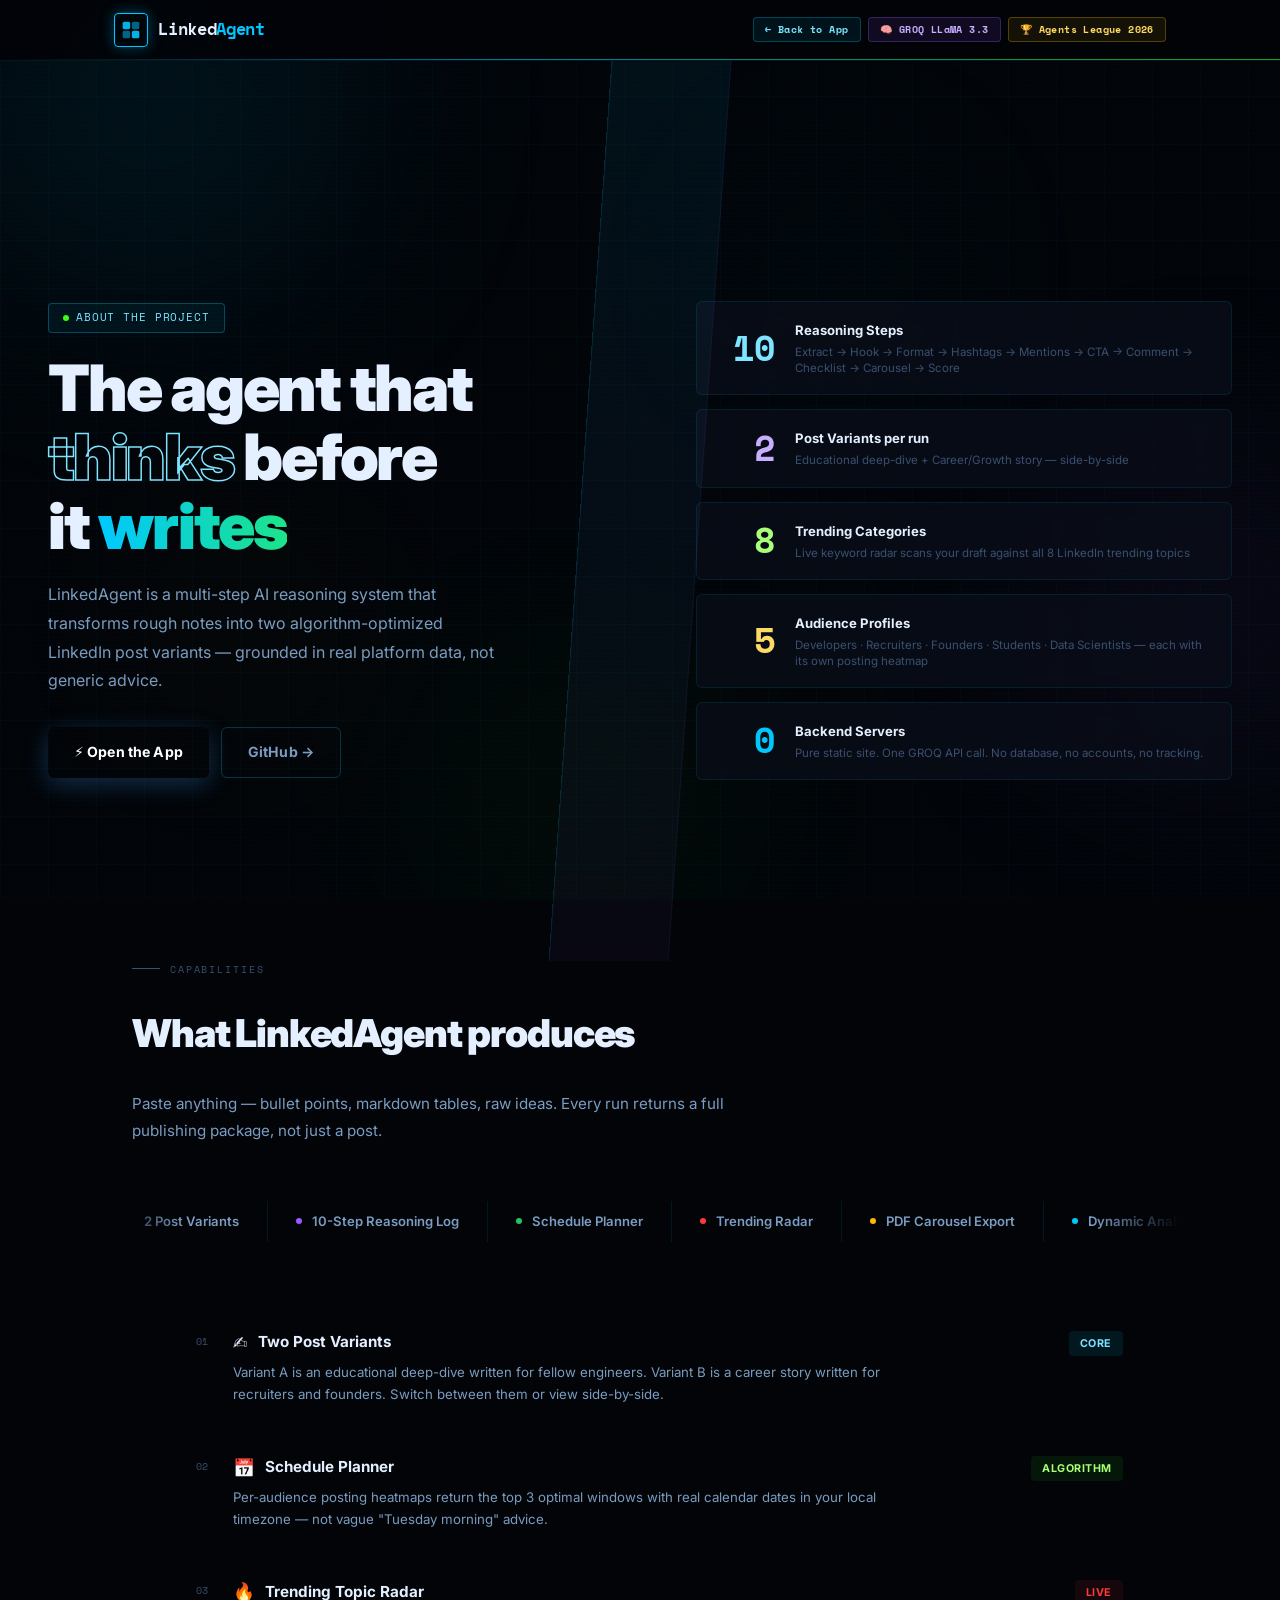
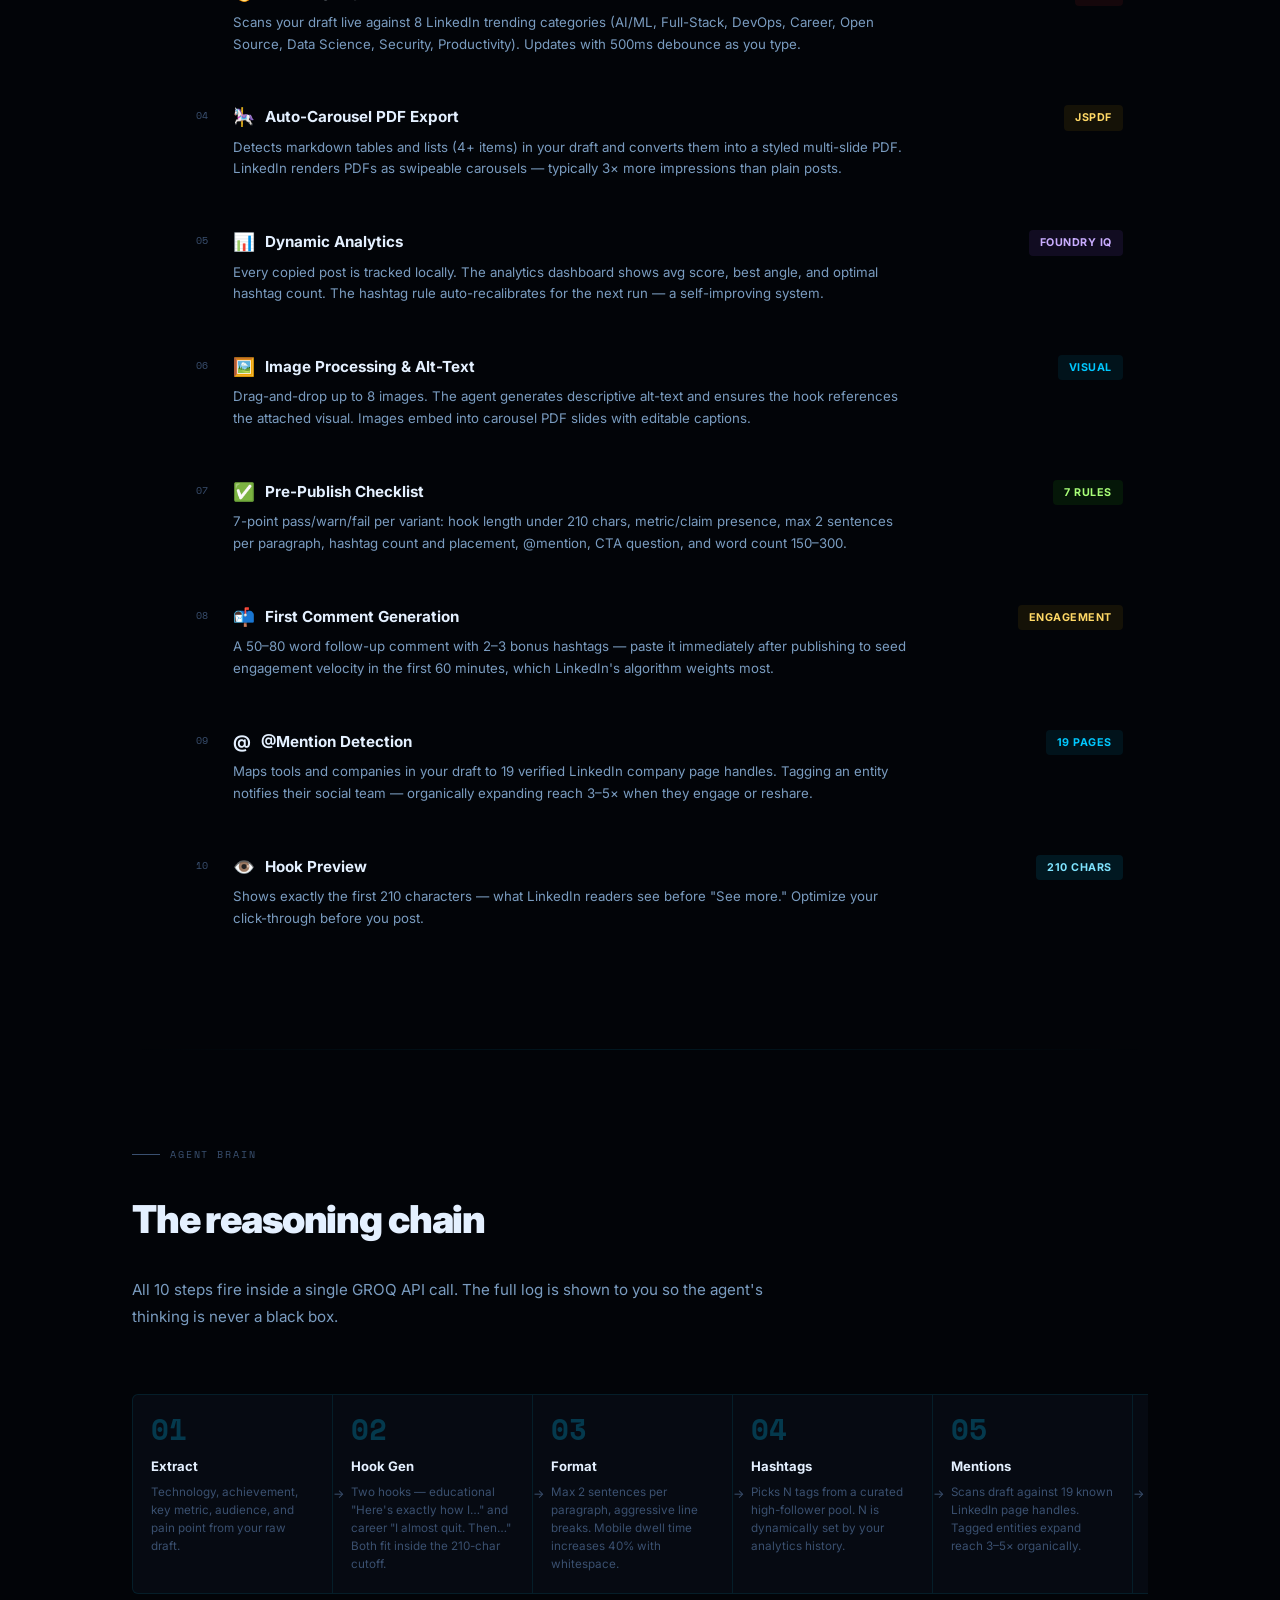
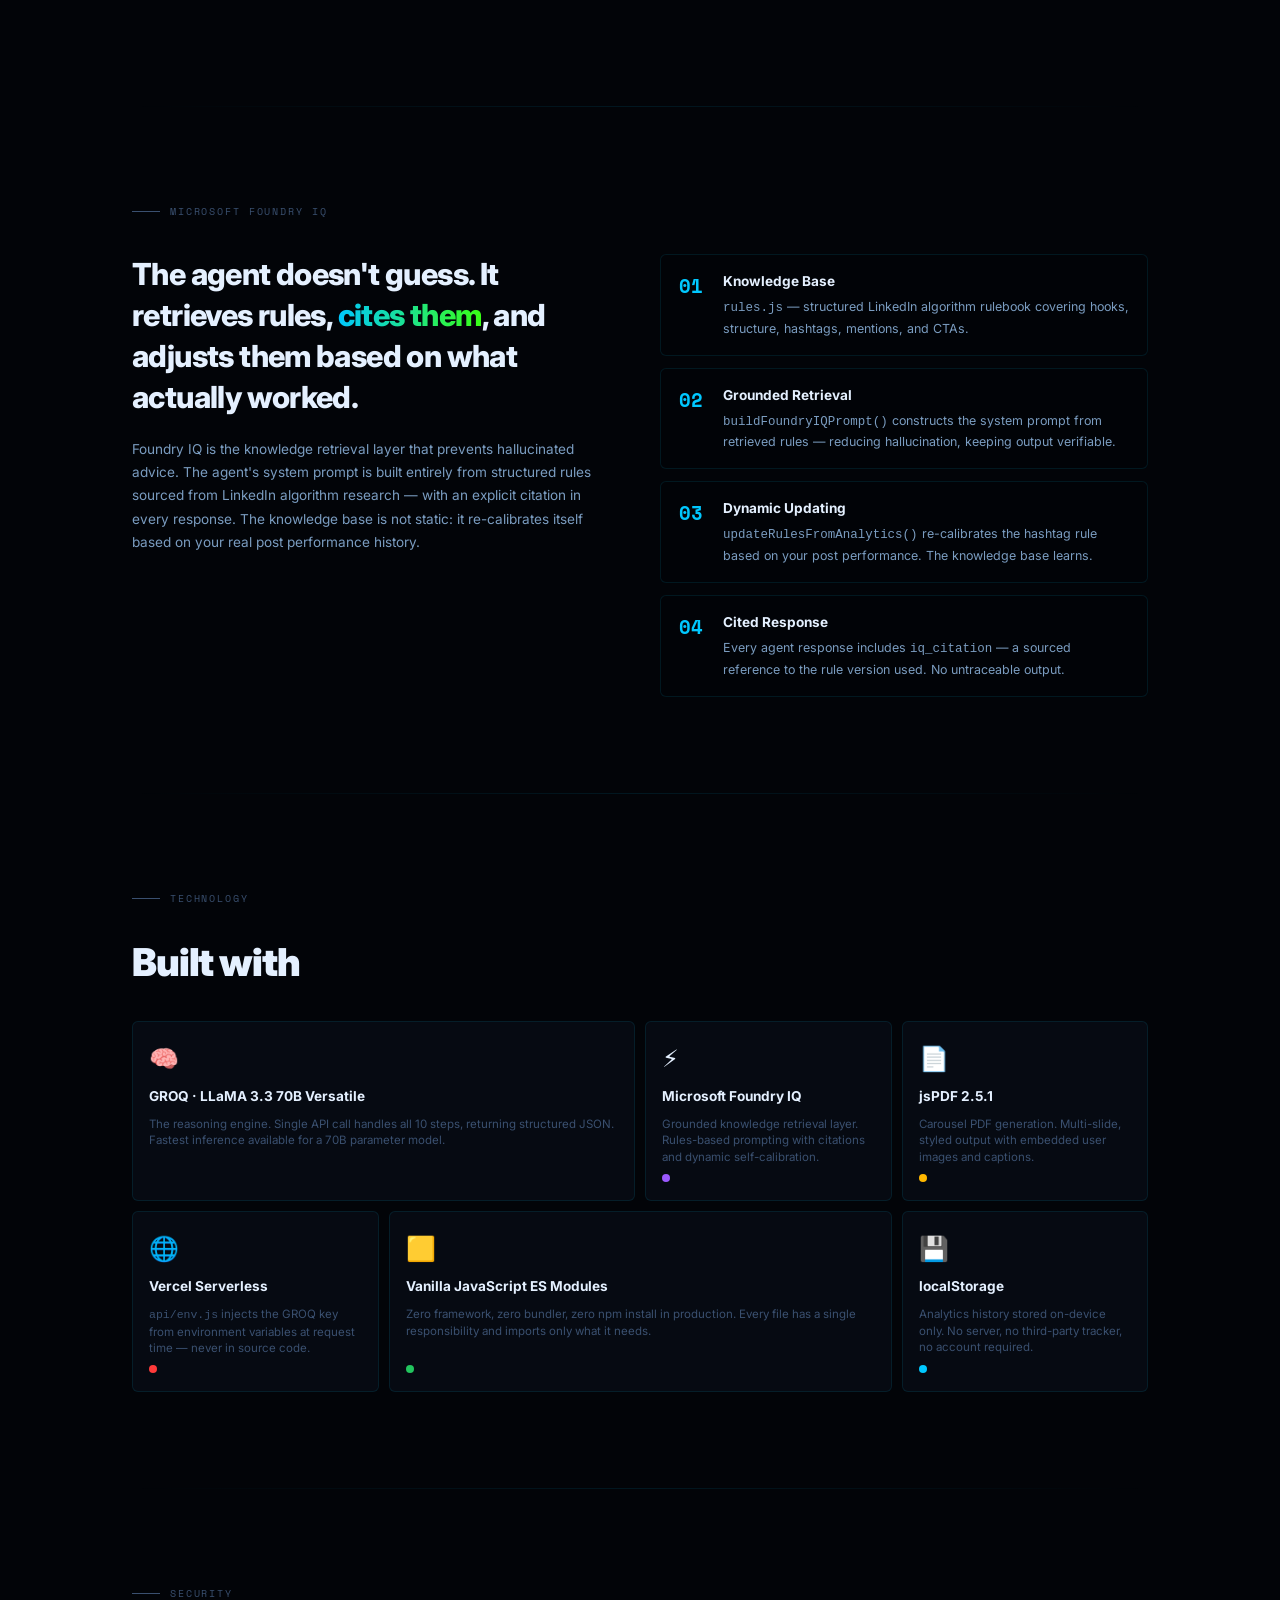
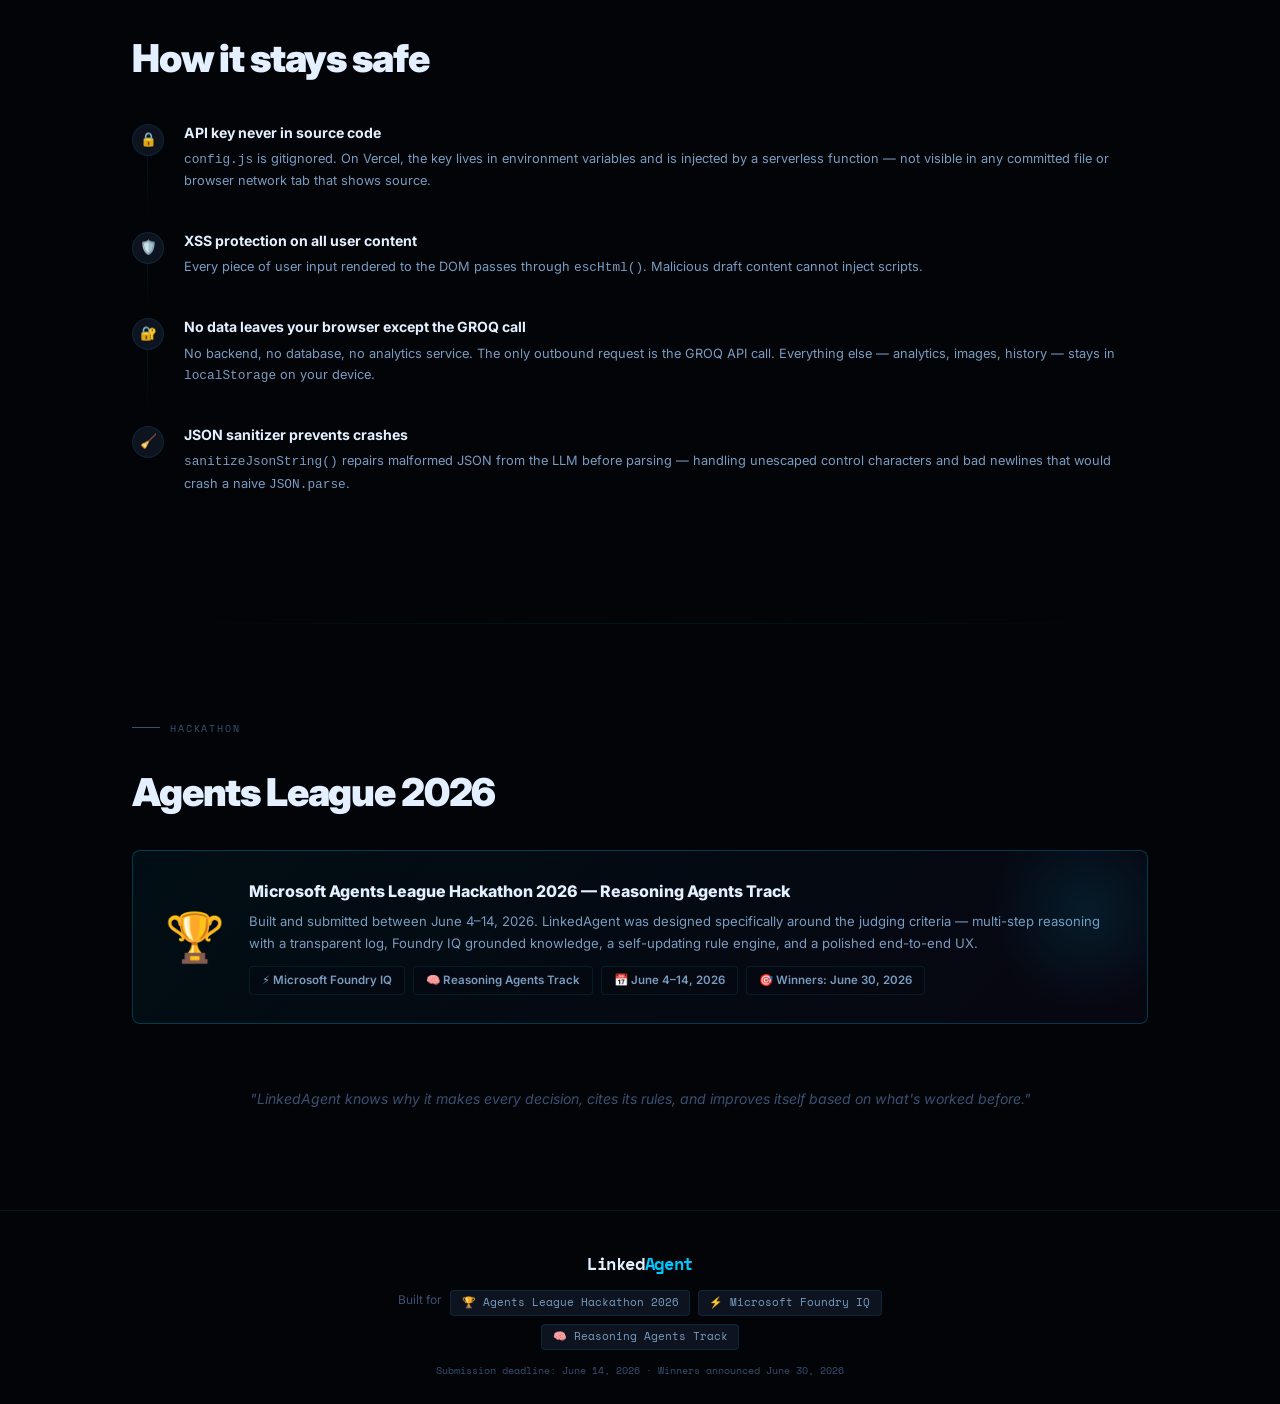
<file: about.html>
<!DOCTYPE html>
<html lang="en">
<head>
  <meta charset="UTF-8" />
  <meta name="viewport" content="width=device-width, initial-scale=1.0"/>
  <title>About — LinkedAgent</title>
  <meta name="description" content="About LinkedAgent — AI reasoning agent for LinkedIn built on GROQ LLaMA 3.3 70B and Microsoft Foundry IQ." />
  <link rel="preconnect" href="https://fonts.googleapis.com" />
  <link href="https://fonts.googleapis.com/css2?family=Inter:wght@400;500;600;700;800;900&family=Space+Mono:wght@400;700&display=swap" rel="stylesheet" />
  <link rel="stylesheet" href="styles.css" />

  <style>
    /* ─── RESET & BASE ──────────────────────────────────── */
    body { overflow-x: hidden; }

    /* ─── DIAGONAL SPLIT HERO ───────────────────────────── */
    .split-hero {
      position: relative;
      z-index: 1;
      min-height: 100vh;
      display: grid;
      grid-template-columns: 1fr 1fr;
      overflow: hidden;
    }
    .split-hero::after {
      content: '';
      position: absolute;
      top: 0; bottom: 0;
      left: 50%;
      width: 120px;
      transform: translateX(-50%) skewX(-4deg);
      background: linear-gradient(180deg, rgba(0,200,255,0.06), rgba(155,89,255,0.04));
      border-left: 1px solid rgba(0,200,255,0.14);
      border-right: 1px solid rgba(155,89,255,0.08);
      pointer-events: none;
    }
    .split-left {
      display: flex;
      flex-direction: column;
      justify-content: center;
      padding: 140px 56px 80px 48px;
    }
    .split-right {
      display: flex;
      flex-direction: column;
      justify-content: center;
      padding: 140px 48px 80px 56px;
      gap: 14px;
    }

    /* tag pill */
    .hero-tag {
      display: inline-flex;
      align-items: center;
      gap: 7px;
      padding: 5px 14px;
      border-radius: 4px;
      border: 1px solid rgba(0,200,255,0.3);
      background: rgba(0,200,255,0.06);
      font-family: 'Space Mono', monospace;
      font-size: 0.68rem;
      color: var(--cyan2);
      letter-spacing: 0.08em;
      text-transform: uppercase;
      width: fit-content;
      margin-bottom: 20px;
    }
    .hero-tag .blink {
      width: 6px; height: 6px;
      border-radius: 50%;
      background: var(--lime);
      animation: blink 1.4s ease-in-out infinite;
    }
    @keyframes blink { 0%,100%{opacity:1} 50%{opacity:0.2} }

    .hero-h1 {
      font-size: clamp(2.6rem, 5vw, 4rem);
      font-weight: 900;
      line-height: 1.08;
      letter-spacing: -0.035em;
      margin-bottom: 20px;
    }
    .hero-h1 .word-stroke {
      -webkit-text-stroke: 1.5px var(--cyan2);
      color: transparent;
    }
    .hero-h1 .word-fill {
      background: linear-gradient(90deg, var(--cyan), var(--lime));
      background-size: 200% auto;
      -webkit-background-clip: text;
      -webkit-text-fill-color: transparent;
      background-clip: text;
    }
    .hero-desc {
      font-size: 1rem;
      color: var(--text2);
      line-height: 1.8;
      max-width: 460px;
      margin-bottom: 32px;
    }
    .hero-btn-row {
      display: flex;
      gap: 12px;
      flex-wrap: wrap;
    }
    .btn-go {
      display: inline-flex;
      align-items: center;
      gap: 8px;
      padding: 13px 26px;
      border-radius: 6px;
      font-size: 0.88rem;
      font-weight: 700;
      text-decoration: none;
      letter-spacing: 0.01em;
      transition: all 0.22s;
    }
    .btn-solid {
      background: linear-gradient(135deg, var(--accent), var(--violet));
      color: #fff;
      box-shadow: 0 6px 24px rgba(55,143,233,0.3);
    }
    .btn-solid:hover { transform: translateY(-2px); box-shadow: 0 10px 32px rgba(55,143,233,0.4); }
    .btn-line {
      border: 1px solid var(--border2);
      color: var(--text2);
      background: transparent;
    }
    .btn-line:hover { border-color: var(--accent); color: var(--accent); background: rgba(55,143,233,0.05); }

    /* right side: stat bricks */
    .stat-brick {
      display: flex;
      align-items: center;
      gap: 20px;
      padding: 18px 22px;
      border-radius: 6px;
      border: 1px solid var(--border);
      background: rgba(10,15,26,0.7);
      backdrop-filter: blur(8px);
      transition: border-color 0.2s, transform 0.2s;
      cursor: default;
    }
    .stat-brick:hover {
      border-color: var(--border2);
      transform: translateX(4px);
    }
    .stat-brick-num {
      font-size: 2.2rem;
      font-weight: 900;
      font-family: 'Space Mono', monospace;
      line-height: 1;
      min-width: 56px;
      text-align: right;
    }
    .n-blue   { color: var(--cyan2); }
    .n-violet { color: var(--violet2); }
    .n-green  { color: var(--lime2); }
    .n-amber  { color: var(--amber2); }
    .n-cyan   { color: var(--cyan); }
    .n-red    { color: var(--red); }
    .stat-brick-body {}
    .stat-brick-label {
      font-size: 0.82rem;
      font-weight: 700;
      color: var(--text);
      margin-bottom: 3px;
    }
    .stat-brick-sub {
      font-size: 0.72rem;
      color: var(--muted);
      line-height: 1.4;
    }

    /* ─── SECTION SCAFFOLD ──────────────────────────────── */
    .page-wrap {
      max-width: 1080px;
      margin: 0 auto;
      padding: 0 32px 100px;
      position: relative;
      z-index: 1;
    }

    /* ─── OVERSIZE LABEL ────────────────────────────────── */
    .oversize-label {
      font-family: 'Space Mono', monospace;
      font-size: 0.65rem;
      letter-spacing: 0.18em;
      text-transform: uppercase;
      color: var(--muted);
      margin-bottom: 10px;
      display: flex;
      align-items: center;
      gap: 10px;
    }
    .oversize-label::before {
      content: '';
      display: inline-block;
      width: 28px;
      height: 1px;
      background: var(--muted);
    }

    .sec-h2 {
      font-size: clamp(1.6rem, 3.5vw, 2.4rem);
      font-weight: 900;
      letter-spacing: -0.03em;
      line-height: 1.15;
      margin-bottom: 12px;
    }
    .sec-p {
      color: var(--text2);
      font-size: 0.95rem;
      line-height: 1.75;
      max-width: 640px;
      margin-bottom: 40px;
    }

    /* ─── HORIZONTAL RULE ───────────────────────────────── */
    .rule {
      height: 1px;
      background: linear-gradient(90deg, transparent, var(--border), transparent);
      border: none;
      margin: 72px 0;
    }

    /* ─── WHAT IT DOES: MARQUEE STRIP ───────────────────── */
    .marquee-wrap {
      overflow: hidden;
      margin: -8px -32px 40px;
      mask-image: linear-gradient(90deg, transparent 0%, black 8%, black 92%, transparent 100%);
      -webkit-mask-image: linear-gradient(90deg, transparent 0%, black 8%, black 92%, transparent 100%);
    }
    .marquee-track {
      display: flex;
      gap: 0;
      width: max-content;
      animation: marquee-scroll 28s linear infinite;
    }
    .marquee-track:hover { animation-play-state: paused; }
    @keyframes marquee-scroll {
      from { transform: translateX(0); }
      to   { transform: translateX(-50%); }
    }
    .marquee-item {
      display: inline-flex;
      align-items: center;
      gap: 10px;
      padding: 10px 28px;
      border-right: 1px solid var(--border);
      font-size: 0.82rem;
      font-weight: 600;
      color: var(--text2);
      white-space: nowrap;
    }
    .marquee-item .mi-dot {
      width: 6px; height: 6px;
      border-radius: 50%;
      flex-shrink: 0;
    }

    /* ─── FEATURE ROWS (alternating) ────────────────────── */
    .feat-rows { display: flex; flex-direction: column; gap: 2px; }
    .feat-row {
      display: grid;
      grid-template-columns: 52px 1fr auto;
      align-items: start;
      gap: 20px 24px;
      padding: 22px 24px;
      border-radius: 10px;
      border: 1px solid transparent;
      transition: background 0.2s, border-color 0.2s;
      cursor: default;
    }
    .feat-row:hover {
      background: rgba(0,200,255,0.03);
      border-color: var(--border);
    }
    .feat-row-num {
      font-family: 'Space Mono', monospace;
      font-size: 0.65rem;
      color: var(--muted);
      letter-spacing: 0.06em;
      padding-top: 4px;
      text-align: right;
    }
    .feat-row-body {}
    .feat-row-title {
      font-size: 0.95rem;
      font-weight: 700;
      color: var(--text);
      margin-bottom: 5px;
      display: flex;
      align-items: center;
      gap: 10px;
    }
    .feat-row-title .ficon { font-size: 1.1rem; }
    .feat-row-desc {
      font-size: 0.83rem;
      color: var(--text2);
      line-height: 1.65;
      max-width: 680px;
    }
    .feat-chip {
      padding: 4px 11px;
      border-radius: 4px;
      font-size: 0.67rem;
      font-weight: 700;
      letter-spacing: 0.05em;
      text-transform: uppercase;
      white-space: nowrap;
      align-self: start;
      margin-top: 2px;
    }
    .chip-b { background: rgba(0,200,255,0.10); color: var(--cyan2); }
    .chip-v { background: rgba(155,89,255,0.10); color: var(--violet2); }
    .chip-g { background: rgba(57,255,20,0.08);  color: var(--lime2); }
    .chip-a { background: rgba(255,184,0,0.08);  color: var(--amber2); }
    .chip-r { background: rgba(255,58,58,0.08);  color: var(--red); }
    .chip-c { background: rgba(0,200,255,0.08);  color: var(--cyan); }

    /* ─── REASONING: HORIZONTAL SCROLL CHAIN ────────────── */
    .chain-outer {
      overflow-x: auto;
      padding-bottom: 16px;
      scrollbar-width: thin;
      scrollbar-color: var(--border) transparent;
    }
    .chain-outer::-webkit-scrollbar { height: 4px; }
    .chain-outer::-webkit-scrollbar-thumb { background: var(--border); border-radius: 2px; }
    .chain-track {
      display: flex;
      gap: 0;
      align-items: stretch;
      width: max-content;
    }
    .chain-node {
      position: relative;
      display: flex;
      flex-direction: column;
      width: 200px;
      padding: 20px 18px;
      border: 1px solid var(--border);
      border-right: none;
      background: rgba(10,15,26,0.6);
      transition: background 0.2s;
      cursor: default;
    }
    .chain-node:first-child { border-radius: 6px 0 0 6px; }
    .chain-node:last-child  { border-right: 1px solid var(--border); border-radius: 0 6px 6px 0; }
    .chain-node:hover { background: rgba(0,200,255,0.04); }
    .chain-node::after {
      content: '→';
      position: absolute;
      right: -12px;
      top: 50%;
      transform: translateY(-50%);
      font-size: 0.75rem;
      color: var(--muted);
      z-index: 2;
    }
    .chain-node:last-child::after { display: none; }
    .chain-n {
      font-family: 'Space Mono', monospace;
      font-size: 1.8rem;
      font-weight: 700;
      color: var(--border2);
      line-height: 1;
      margin-bottom: 12px;
    }
    .chain-name {
      font-size: 0.82rem;
      font-weight: 700;
      color: var(--text);
      margin-bottom: 6px;
    }
    .chain-desc {
      font-size: 0.73rem;
      color: var(--muted);
      line-height: 1.55;
      flex: 1;
    }
    .chain-node:hover .chain-n { color: var(--cyan); }

    /* ─── FOUNDRY IQ: 2-COL LAYOUT ──────────────────────── */
    .iq-split {
      display: grid;
      grid-template-columns: 1fr 1fr;
      gap: 40px;
      align-items: start;
    }
    .iq-left {}
    .iq-right {
      display: flex;
      flex-direction: column;
      gap: 12px;
    }
    .iq-phase {
      display: flex;
      gap: 16px;
      padding: 16px 18px;
      border-radius: 6px;
      border: 1px solid var(--border);
      background: rgba(2,4,8,0.6);
      transition: border-color 0.2s;
    }
    .iq-phase:hover { border-color: rgba(0,200,255,0.3); }
    .iq-phase-num {
      font-family: 'Space Mono', monospace;
      font-size: 1.2rem;
      font-weight: 700;
      color: var(--cyan);
      min-width: 28px;
      flex-shrink: 0;
    }
    .iq-phase-title {
      font-size: 0.85rem;
      font-weight: 700;
      color: var(--text);
      margin-bottom: 4px;
    }
    .iq-phase-desc {
      font-size: 0.78rem;
      color: var(--text2);
      line-height: 1.6;
    }
    .iq-big-quote {
      font-size: clamp(1.3rem, 2.5vw, 1.9rem);
      font-weight: 800;
      line-height: 1.35;
      letter-spacing: -0.02em;
      color: var(--text);
      margin-bottom: 20px;
    }
    .iq-big-quote em {
      font-style: normal;
      background: linear-gradient(90deg, var(--cyan), var(--lime));
      -webkit-background-clip: text;
      -webkit-text-fill-color: transparent;
      background-clip: text;
    }
    .iq-caption {
      font-size: 0.85rem;
      color: var(--text2);
      line-height: 1.7;
    }

    /* ─── TECH STACK: BENTO ─────────────────────────────── */
    .bento {
      display: grid;
      grid-template-columns: repeat(4, 1fr);
      gap: 10px;
    }
    .bento-cell {
      padding: 18px 16px;
      border-radius: 6px;
      border: 1px solid var(--border);
      background: rgba(10,15,26,0.6);
      display: flex;
      flex-direction: column;
      gap: 8px;
      transition: border-color 0.2s, transform 0.18s;
    }
    .bento-cell:hover { border-color: var(--border2); transform: translateY(-2px); }
    .bento-cell.span2 { grid-column: span 2; }
    .bento-cell.span3 { grid-column: span 3; }
    .bento-icon { font-size: 1.5rem; }
    .bento-name {
      font-size: 0.85rem;
      font-weight: 700;
      color: var(--text);
    }
    .bento-role {
      font-size: 0.72rem;
      color: var(--muted);
      line-height: 1.45;
    }
    .bento-dot {
      width: 8px; height: 8px;
      border-radius: 50%;
      margin-top: auto;
    }

    /* ─── SECURITY: TIMELINE VERTICAL ───────────────────── */
    .sec-timeline { display: flex; flex-direction: column; gap: 0; }
    .sec-entry {
      display: flex;
      gap: 20px;
      position: relative;
    }
    .sec-entry:not(:last-child)::before {
      content: '';
      position: absolute;
      left: 15px;
      top: 36px;
      bottom: 0;
      width: 1px;
      background: linear-gradient(180deg, var(--border), transparent);
    }
    .sec-dot-col { flex-shrink: 0; padding-top: 8px; }
    .sec-dot {
      width: 32px; height: 32px;
      border-radius: 50%;
      border: 1px solid var(--border);
      background: var(--surface2);
      display: flex;
      align-items: center;
      justify-content: center;
      font-size: 0.85rem;
      position: relative;
      z-index: 1;
    }    .sec-body { padding: 6px 0 32px; }
    .sec-title {
      font-size: 0.88rem;
      font-weight: 700;
      color: var(--text);
      margin-bottom: 4px;
    }
    .sec-detail {
      font-size: 0.8rem;
      color: var(--text2);
      line-height: 1.65;
    }

    /* ─── HACKATHON: BRIEF BANNER ────────────────────────── */
    .hk-banner {
      display: flex;
      align-items: center;
      gap: 24px;
      padding: 28px 32px;
      border-radius: 8px;
      border: 1px solid rgba(0,200,255,0.25);
      background: linear-gradient(135deg, rgba(0,200,255,0.05), rgba(155,89,255,0.04));
      position: relative;
      overflow: hidden;
    }
    .hk-banner::before {
      content: '';
      position: absolute;
      top: -40px; right: -40px;
      width: 200px; height: 200px;
      border-radius: 50%;
      background: radial-gradient(circle, rgba(0,200,255,0.10), transparent 70%);
      pointer-events: none;
    }
    .hk-trophy { font-size: 3rem; flex-shrink: 0; }
    .hk-body { flex: 1; }
    .hk-title {
      font-size: 1rem;
      font-weight: 800;
      color: var(--text);
      margin-bottom: 6px;
    }
    .hk-meta {
      font-size: 0.82rem;
      color: var(--text2);
      line-height: 1.65;
    }
    .hk-tags {
      display: flex;
      flex-wrap: wrap;
      gap: 8px;
      margin-top: 12px;
    }
    .hk-tag {
      padding: 4px 12px;
      border-radius: 4px;
      border: 1px solid var(--border);
      font-size: 0.72rem;
      font-weight: 600;
      color: var(--text2);
      background: rgba(5,8,16,0.4);
    }
    .hk-score-col {
      display: flex;
      flex-direction: column;
      gap: 6px;
      flex-shrink: 0;
      min-width: 200px;
    }
    .hk-score-row {
      display: flex;
      align-items: center;
      gap: 10px;
      font-size: 0.75rem;
    }
    .hk-score-label { color: var(--muted); flex: 1; }
    .hk-score-bar {
      width: 80px;
      height: 3px;
      background: var(--surface);
      border-radius: 2px;
      overflow: hidden;
    }
    .hk-score-fill {
      height: 100%;
      border-radius: 2px;
      background: linear-gradient(90deg, var(--cyan), var(--lime));
    }
    .hk-score-pct {
      font-family: 'Space Mono', monospace;
      font-size: 0.68rem;
      color: var(--cyan2);
      min-width: 26px;
      text-align: right;
    }

    /* ─── FOOTER QUOTE ──────────────────────────────────── */
    .closing-strip {
      text-align: center;
      padding: 40px 24px 0;
    }
    .closing-strip p {
      font-size: 0.88rem;
      color: var(--muted);
      font-style: italic;
    }

    /* ─── RESPONSIVE ────────────────────────────────────── */
    @media (max-width: 860px) {
      .split-hero { grid-template-columns: 1fr; min-height: auto; }
      .split-hero::after { display: none; }
      .split-left  { padding: 120px 24px 32px; }
      .split-right { padding: 0 24px 64px; }
      .iq-split    { grid-template-columns: 1fr; gap: 24px; }
      .bento       { grid-template-columns: 1fr 1fr; }
      .bento-cell.span2, .bento-cell.span3 { grid-column: span 2; }
      .hk-banner   { flex-direction: column; align-items: flex-start; }
      .hk-score-col { min-width: 100%; }
      .page-wrap   { padding: 0 20px 80px; }
    }
    @media (max-width: 540px) {
      .bento { grid-template-columns: 1fr; }
      .bento-cell.span2, .bento-cell.span3 { grid-column: span 1; }
      .chain-node { width: 168px; }
      .feat-row { grid-template-columns: 36px 1fr; }
      .feat-chip { display: none; }
    }
  </style>
</head>
<body>

  <div class="bg-orbs" aria-hidden="true">
    <div class="orb orb-1"></div><div class="orb orb-2"></div>
    <div class="orb orb-3"></div><div class="orb orb-4"></div>
    <div class="orb orb-5"></div>
  </div>
  <div class="grid-overlay" aria-hidden="true"></div>

  <!-- ── NAV ─────────────────────────────────────────────── -->
  <nav class="navbar">
    <div class="nav-inner">
      <div class="nav-logo">
        <div class="logo-icon">
          <svg width="20" height="20" viewBox="0 0 24 24" fill="none" aria-hidden="true">
            <rect x="2" y="2" width="9" height="9" rx="2" fill="currentColor" opacity="0.9"/>
            <rect x="13" y="2" width="9" height="9" rx="2" fill="currentColor" opacity="0.5"/>
            <rect x="2" y="13" width="9" height="9" rx="2" fill="currentColor" opacity="0.5"/>
            <rect x="13" y="13" width="9" height="9" rx="2" fill="currentColor" opacity="0.9"/>
          </svg>
        </div>
        <span class="nav-name">Linked<span class="nav-accent">Agent</span></span>
      </div>
      <div class="nav-badges">
        <a href="index.html" class="nav-badge foundry" style="text-decoration:none">← Back to App</a>
        <span class="nav-badge groq">🧠 GROQ LLaMA 3.3</span>
        <span class="nav-badge hackathon">🏆 Agents League 2026</span>
      </div>
    </div>
  </nav>

  <!-- ── DIAGONAL SPLIT HERO ──────────────────────────────── -->
  <section class="split-hero" aria-label="Project intro">

    <div class="split-left">
      <div class="hero-tag">
        <span class="blink"></span>
        About the project
      </div>
      <h1 class="hero-h1">
        The agent that<br/>
        <span class="word-stroke">thinks</span> before<br/>
        it <span class="word-fill">writes</span>
      </h1>
      <p class="hero-desc">
        LinkedAgent is a multi-step AI reasoning system that transforms
        rough notes into two algorithm-optimized LinkedIn post variants —
        grounded in real platform data, not generic advice.
      </p>
      <div class="hero-btn-row">
        <a href="index.html" class="btn-go btn-solid">⚡ Open the App</a>
        <a href="https://github.com/mhdirfan-dev/Linked-Agent.git" target="_blank" rel="noopener" class="btn-go btn-line">GitHub →</a>
      </div>
    </div>

    <div class="split-right">
      <div class="stat-brick">
        <div class="stat-brick-num n-blue">10</div>
        <div class="stat-brick-body">
          <div class="stat-brick-label">Reasoning Steps</div>
          <div class="stat-brick-sub">Extract → Hook → Format → Hashtags → Mentions → CTA → Comment → Checklist → Carousel → Score</div>
        </div>
      </div>
      <div class="stat-brick">
        <div class="stat-brick-num n-violet">2</div>
        <div class="stat-brick-body">
          <div class="stat-brick-label">Post Variants per run</div>
          <div class="stat-brick-sub">Educational deep-dive + Career/Growth story — side-by-side</div>
        </div>
      </div>
      <div class="stat-brick">
        <div class="stat-brick-num n-green">8</div>
        <div class="stat-brick-body">
          <div class="stat-brick-label">Trending Categories</div>
          <div class="stat-brick-sub">Live keyword radar scans your draft against all 8 LinkedIn trending topics</div>
        </div>
      </div>
      <div class="stat-brick">
        <div class="stat-brick-num n-amber">5</div>
        <div class="stat-brick-body">
          <div class="stat-brick-label">Audience Profiles</div>
          <div class="stat-brick-sub">Developers · Recruiters · Founders · Students · Data Scientists — each with its own posting heatmap</div>
        </div>
      </div>
      <div class="stat-brick">
        <div class="stat-brick-num n-cyan">0</div>
        <div class="stat-brick-body">
          <div class="stat-brick-label">Backend Servers</div>
          <div class="stat-brick-sub">Pure static site. One GROQ API call. No database, no accounts, no tracking.</div>
        </div>
      </div>
    </div>

  </section>

  <main class="page-wrap">

    <!-- ── WHAT IT DOES ──────────────────────────────────── -->
    <div class="oversize-label">Capabilities</div>
    <h2 class="sec-h2">What LinkedAgent produces</h2>
    <p class="sec-p">
      Paste anything — bullet points, markdown tables, raw ideas. Every run returns
      a full publishing package, not just a post.
    </p>

    <!-- scrolling marquee strip -->
    <div class="marquee-wrap" aria-hidden="true">
      <div class="marquee-track">
        <!-- set A -->
        <span class="marquee-item"><span class="mi-dot" style="background:var(--accent)"></span>2 Post Variants</span>
        <span class="marquee-item"><span class="mi-dot" style="background:var(--violet)"></span>10-Step Reasoning Log</span>
        <span class="marquee-item"><span class="mi-dot" style="background:var(--green)"></span>Schedule Planner</span>
        <span class="marquee-item"><span class="mi-dot" style="background:var(--red)"></span>Trending Radar</span>
        <span class="marquee-item"><span class="mi-dot" style="background:var(--amber)"></span>PDF Carousel Export</span>
        <span class="marquee-item"><span class="mi-dot" style="background:var(--cyan)"></span>Dynamic Analytics</span>
        <span class="marquee-item"><span class="mi-dot" style="background:var(--accent)"></span>Alt-Text Generation</span>
        <span class="marquee-item"><span class="mi-dot" style="background:var(--violet)"></span>Pre-Publish Checklist</span>
        <span class="marquee-item"><span class="mi-dot" style="background:var(--green)"></span>First Comment</span>
        <span class="marquee-item"><span class="mi-dot" style="background:var(--amber)"></span>Smart Hashtags</span>
        <span class="marquee-item"><span class="mi-dot" style="background:var(--red)"></span>@Mention Detection</span>
        <span class="marquee-item"><span class="mi-dot" style="background:var(--cyan)"></span>Hook Preview</span>
        <!-- set B (duplicate for seamless loop) -->
        <span class="marquee-item"><span class="mi-dot" style="background:var(--accent)"></span>2 Post Variants</span>
        <span class="marquee-item"><span class="mi-dot" style="background:var(--violet)"></span>10-Step Reasoning Log</span>
        <span class="marquee-item"><span class="mi-dot" style="background:var(--green)"></span>Schedule Planner</span>
        <span class="marquee-item"><span class="mi-dot" style="background:var(--red)"></span>Trending Radar</span>
        <span class="marquee-item"><span class="mi-dot" style="background:var(--amber)"></span>PDF Carousel Export</span>
        <span class="marquee-item"><span class="mi-dot" style="background:var(--cyan)"></span>Dynamic Analytics</span>
        <span class="marquee-item"><span class="mi-dot" style="background:var(--accent)"></span>Alt-Text Generation</span>
        <span class="marquee-item"><span class="mi-dot" style="background:var(--violet)"></span>Pre-Publish Checklist</span>
        <span class="marquee-item"><span class="mi-dot" style="background:var(--green)"></span>First Comment</span>
        <span class="marquee-item"><span class="mi-dot" style="background:var(--amber)"></span>Smart Hashtags</span>
        <span class="marquee-item"><span class="mi-dot" style="background:var(--red)"></span>@Mention Detection</span>
        <span class="marquee-item"><span class="mi-dot" style="background:var(--cyan)"></span>Hook Preview</span>
      </div>
    </div>

    <div class="feat-rows">
      <div class="feat-row">
        <div class="feat-row-num">01</div>
        <div class="feat-row-body">
          <div class="feat-row-title"><span class="ficon">✍️</span> Two Post Variants</div>
          <div class="feat-row-desc">Variant A is an educational deep-dive written for fellow engineers. Variant B is a career story written for recruiters and founders. Switch between them or view side-by-side.</div>
        </div>
        <span class="feat-chip chip-b">Core</span>
      </div>
      <div class="feat-row">
        <div class="feat-row-num">02</div>
        <div class="feat-row-body">
          <div class="feat-row-title"><span class="ficon">📅</span> Schedule Planner</div>
          <div class="feat-row-desc">Per-audience posting heatmaps return the top 3 optimal windows with real calendar dates in your local timezone — not vague "Tuesday morning" advice.</div>
        </div>
        <span class="feat-chip chip-g">Algorithm</span>
      </div>
      <div class="feat-row">
        <div class="feat-row-num">03</div>
        <div class="feat-row-body">
          <div class="feat-row-title"><span class="ficon">🔥</span> Trending Topic Radar</div>
          <div class="feat-row-desc">Scans your draft live against 8 LinkedIn trending categories (AI/ML, Full-Stack, DevOps, Career, Open Source, Data Science, Security, Productivity). Updates with 500ms debounce as you type.</div>
        </div>
        <span class="feat-chip chip-r">Live</span>
      </div>
      <div class="feat-row">
        <div class="feat-row-num">04</div>
        <div class="feat-row-body">
          <div class="feat-row-title"><span class="ficon">🎠</span> Auto-Carousel PDF Export</div>
          <div class="feat-row-desc">Detects markdown tables and lists (4+ items) in your draft and converts them into a styled multi-slide PDF. LinkedIn renders PDFs as swipeable carousels — typically 3× more impressions than plain posts.</div>
        </div>
        <span class="feat-chip chip-a">jsPDF</span>
      </div>
      <div class="feat-row">
        <div class="feat-row-num">05</div>
        <div class="feat-row-body">
          <div class="feat-row-title"><span class="ficon">📊</span> Dynamic Analytics</div>
          <div class="feat-row-desc">Every copied post is tracked locally. The analytics dashboard shows avg score, best angle, and optimal hashtag count. The hashtag rule auto-recalibrates for the next run — a self-improving system.</div>
        </div>
        <span class="feat-chip chip-v">Foundry IQ</span>
      </div>
      <div class="feat-row">
        <div class="feat-row-num">06</div>
        <div class="feat-row-body">
          <div class="feat-row-title"><span class="ficon">🖼️</span> Image Processing &amp; Alt-Text</div>
          <div class="feat-row-desc">Drag-and-drop up to 8 images. The agent generates descriptive alt-text and ensures the hook references the attached visual. Images embed into carousel PDF slides with editable captions.</div>
        </div>
        <span class="feat-chip chip-c">Visual</span>
      </div>
      <div class="feat-row">
        <div class="feat-row-num">07</div>
        <div class="feat-row-body">
          <div class="feat-row-title"><span class="ficon">✅</span> Pre-Publish Checklist</div>
          <div class="feat-row-desc">7-point pass/warn/fail per variant: hook length under 210 chars, metric/claim presence, max 2 sentences per paragraph, hashtag count and placement, @mention, CTA question, and word count 150–300.</div>
        </div>
        <span class="feat-chip chip-g">7 Rules</span>
      </div>
      <div class="feat-row">
        <div class="feat-row-num">08</div>
        <div class="feat-row-body">
          <div class="feat-row-title"><span class="ficon">📬</span> First Comment Generation</div>
          <div class="feat-row-desc">A 50–80 word follow-up comment with 2–3 bonus hashtags — paste it immediately after publishing to seed engagement velocity in the first 60 minutes, which LinkedIn's algorithm weights most.</div>
        </div>
        <span class="feat-chip chip-a">Engagement</span>
      </div>
      <div class="feat-row">
        <div class="feat-row-num">09</div>
        <div class="feat-row-body">
          <div class="feat-row-title"><span class="ficon">@</span> @Mention Detection</div>
          <div class="feat-row-desc">Maps tools and companies in your draft to 19 verified LinkedIn company page handles. Tagging an entity notifies their social team — organically expanding reach 3–5× when they engage or reshare.</div>
        </div>
        <span class="feat-chip chip-c">19 Pages</span>
      </div>
      <div class="feat-row">
        <div class="feat-row-num">10</div>
        <div class="feat-row-body">
          <div class="feat-row-title"><span class="ficon">👁️</span> Hook Preview</div>
          <div class="feat-row-desc">Shows exactly the first 210 characters — what LinkedIn readers see before "See more." Optimize your click-through before you post.</div>
        </div>
        <span class="feat-chip chip-b">210 chars</span>
      </div>
    </div>

    <hr class="rule" />

    <!-- ── 10-STEP REASONING ─────────────────────────────── -->
    <div class="oversize-label">Agent Brain</div>
    <h2 class="sec-h2">The reasoning chain</h2>
    <p class="sec-p">All 10 steps fire inside a single GROQ API call. The full log is shown to you so the agent's thinking is never a black box.</p>

    <div class="chain-outer" role="region" aria-label="10-step reasoning chain">
      <div class="chain-track">
        <div class="chain-node">
          <div class="chain-n">01</div>
          <div class="chain-name">Extract</div>
          <div class="chain-desc">Technology, achievement, key metric, audience, and pain point from your raw draft.</div>
        </div>
        <div class="chain-node">
          <div class="chain-n">02</div>
          <div class="chain-name">Hook Gen</div>
          <div class="chain-desc">Two hooks — educational "Here's exactly how I…" and career "I almost quit. Then…" Both fit inside the 210-char cutoff.</div>
        </div>
        <div class="chain-node">
          <div class="chain-n">03</div>
          <div class="chain-name">Format</div>
          <div class="chain-desc">Max 2 sentences per paragraph, aggressive line breaks. Mobile dwell time increases 40% with whitespace.</div>
        </div>
        <div class="chain-node">
          <div class="chain-n">04</div>
          <div class="chain-name">Hashtags</div>
          <div class="chain-desc">Picks N tags from a curated high-follower pool. N is dynamically set by your analytics history.</div>
        </div>
        <div class="chain-node">
          <div class="chain-n">05</div>
          <div class="chain-name">Mentions</div>
          <div class="chain-desc">Scans draft against 19 known LinkedIn page handles. Tagged entities expand reach 3–5× organically.</div>
        </div>
        <div class="chain-node">
          <div class="chain-n">06</div>
          <div class="chain-name">CTA</div>
          <div class="chain-desc">Appends a direct question. Comments signal "meaningful conversation" to the feed algorithm.</div>
        </div>
        <div class="chain-node">
          <div class="chain-n">07</div>
          <div class="chain-name">Comment</div>
          <div class="chain-desc">Writes the first comment (50–80 words) with 2–3 bonus hashtags not used in the main post.</div>
        </div>
        <div class="chain-node">
          <div class="chain-n">08</div>
          <div class="chain-name">Checklist</div>
          <div class="chain-desc">7-rule pass/warn/fail evaluation. Hook, structure, hashtags, mention, CTA, word count.</div>
        </div>
        <div class="chain-node">
          <div class="chain-n">09</div>
          <div class="chain-name">Carousel</div>
          <div class="chain-desc">Detects tables and lists ≥4 items. Extracts them for the PDF carousel export.</div>
        </div>
        <div class="chain-node">
          <div class="chain-n">10</div>
          <div class="chain-name">Score</div>
          <div class="chain-desc">0–100 weighted: Hook 30 · Structure 20 · Hashtags 15 · CTA 15 · Mention 10 · Length 10.</div>
        </div>
      </div>
    </div>

    <hr class="rule" />

    <!-- ── FOUNDRY IQ ────────────────────────────────────── -->
    <div class="oversize-label">Microsoft Foundry IQ</div>
    <div class="iq-split">
      <div class="iq-left">
        <p class="iq-big-quote">The agent doesn't guess. It retrieves rules, <em>cites them</em>, and adjusts them based on what actually worked.</p>
        <p class="iq-caption">
          Foundry IQ is the knowledge retrieval layer that prevents hallucinated advice.
          The agent's system prompt is built entirely from structured rules sourced from LinkedIn algorithm research —
          with an explicit citation in every response.
          The knowledge base is not static: it re-calibrates itself based on your real post performance history.
        </p>
      </div>
      <div class="iq-right">
        <div class="iq-phase">
          <div class="iq-phase-num">01</div>
          <div>
            <div class="iq-phase-title">Knowledge Base</div>
            <div class="iq-phase-desc"><code>rules.js</code> — structured LinkedIn algorithm rulebook covering hooks, structure, hashtags, mentions, and CTAs.</div>
          </div>
        </div>
        <div class="iq-phase">
          <div class="iq-phase-num">02</div>
          <div>
            <div class="iq-phase-title">Grounded Retrieval</div>
            <div class="iq-phase-desc"><code>buildFoundryIQPrompt()</code> constructs the system prompt from retrieved rules — reducing hallucination, keeping output verifiable.</div>
          </div>
        </div>
        <div class="iq-phase">
          <div class="iq-phase-num">03</div>
          <div>
            <div class="iq-phase-title">Dynamic Updating</div>
            <div class="iq-phase-desc"><code>updateRulesFromAnalytics()</code> re-calibrates the hashtag rule based on your post performance. The knowledge base learns.</div>
          </div>
        </div>
        <div class="iq-phase">
          <div class="iq-phase-num">04</div>
          <div>
            <div class="iq-phase-title">Cited Response</div>
            <div class="iq-phase-desc">Every agent response includes <code>iq_citation</code> — a sourced reference to the rule version used. No untraceable output.</div>
          </div>
        </div>
      </div>
    </div>

    <hr class="rule" />

    <!-- ── TECH STACK ────────────────────────────────────── -->
    <div class="oversize-label">Technology</div>
    <h2 class="sec-h2">Built with</h2>

    <div class="bento">
      <div class="bento-cell span2">
        <div class="bento-icon">🧠</div>
        <div class="bento-name">GROQ · LLaMA 3.3 70B Versatile</div>
        <div class="bento-role">The reasoning engine. Single API call handles all 10 steps, returning structured JSON. Fastest inference available for a 70B parameter model.</div>
        <div class="bento-dot" style="background:var(--accent)"></div>
      </div>
      <div class="bento-cell">
        <div class="bento-icon">⚡</div>
        <div class="bento-name">Microsoft Foundry IQ</div>
        <div class="bento-role">Grounded knowledge retrieval layer. Rules-based prompting with citations and dynamic self-calibration.</div>
        <div class="bento-dot" style="background:var(--violet)"></div>
      </div>
      <div class="bento-cell">
        <div class="bento-icon">📄</div>
        <div class="bento-name">jsPDF 2.5.1</div>
        <div class="bento-role">Carousel PDF generation. Multi-slide, styled output with embedded user images and captions.</div>
        <div class="bento-dot" style="background:var(--amber)"></div>
      </div>
      <div class="bento-cell">
        <div class="bento-icon">🌐</div>
        <div class="bento-name">Vercel Serverless</div>
        <div class="bento-role"><code>api/env.js</code> injects the GROQ key from environment variables at request time — never in source code.</div>
        <div class="bento-dot" style="background:var(--red)"></div>
      </div>
      <div class="bento-cell span2">
        <div class="bento-icon">🟨</div>
        <div class="bento-name">Vanilla JavaScript ES Modules</div>
        <div class="bento-role">Zero framework, zero bundler, zero npm install in production. Every file has a single responsibility and imports only what it needs.</div>
        <div class="bento-dot" style="background:var(--green)"></div>
      </div>
      <div class="bento-cell">
        <div class="bento-icon">💾</div>
        <div class="bento-name">localStorage</div>
        <div class="bento-role">Analytics history stored on-device only. No server, no third-party tracker, no account required.</div>
        <div class="bento-dot" style="background:var(--cyan)"></div>
      </div>
    </div>

    <hr class="rule" />

    <!-- ── SECURITY ──────────────────────────────────────── -->
    <div class="oversize-label">Security</div>
    <h2 class="sec-h2">How it stays safe</h2>

    <div class="sec-timeline">
      <div class="sec-entry">
        <div class="sec-dot-col"><div class="sec-dot">🔒</div></div>
        <div class="sec-body">
          <div class="sec-title">API key never in source code</div>
          <div class="sec-detail"><code>config.js</code> is gitignored. On Vercel, the key lives in environment variables and is injected by a serverless function — not visible in any committed file or browser network tab that shows source.</div>
        </div>
      </div>
      <div class="sec-entry">
        <div class="sec-dot-col"><div class="sec-dot">🛡️</div></div>
        <div class="sec-body">
          <div class="sec-title">XSS protection on all user content</div>
          <div class="sec-detail">Every piece of user input rendered to the DOM passes through <code>escHtml()</code>. Malicious draft content cannot inject scripts.</div>
        </div>
      </div>
      <div class="sec-entry">
        <div class="sec-dot-col"><div class="sec-dot">🔐</div></div>
        <div class="sec-body">
          <div class="sec-title">No data leaves your browser except the GROQ call</div>
          <div class="sec-detail">No backend, no database, no analytics service. The only outbound request is the GROQ API call. Everything else — analytics, images, history — stays in <code>localStorage</code> on your device.</div>
        </div>
      </div>
      <div class="sec-entry">
        <div class="sec-dot-col"><div class="sec-dot">🧹</div></div>
        <div class="sec-body">
          <div class="sec-title">JSON sanitizer prevents crashes</div>
          <div class="sec-detail"><code>sanitizeJsonString()</code> repairs malformed JSON from the LLM before parsing — handling unescaped control characters and bad newlines that would crash a naive <code>JSON.parse</code>.</div>
        </div>
      </div>
    </div>

    <hr class="rule" />

    <!-- ── HACKATHON ─────────────────────────────────────── -->
    <div class="oversize-label">Hackathon</div>
    <h2 class="sec-h2">Agents League 2026</h2>

    <div class="hk-banner">
      <div class="hk-trophy">🏆</div>
      <div class="hk-body">
        <div class="hk-title">Microsoft Agents League Hackathon 2026 — Reasoning Agents Track</div>
        <div class="hk-meta">
          Built and submitted between June 4–14, 2026. LinkedAgent was designed specifically around
          the judging criteria — multi-step reasoning with a transparent log, Foundry IQ grounded knowledge,
          a self-updating rule engine, and a polished end-to-end UX.
        </div>
        <div class="hk-tags">
          <span class="hk-tag">⚡ Microsoft Foundry IQ</span>
          <span class="hk-tag">🧠 Reasoning Agents Track</span>
          <span class="hk-tag">📅 June 4–14, 2026</span>
          <span class="hk-tag">🎯 Winners: June 30, 2026</span>
        </div>
      </div>
      
    </div>

    <div class="closing-strip">
      <p>"LinkedAgent knows <em>why</em> it makes every decision, cites its rules, and improves itself based on what's worked before."</p>
    </div>

  </main>

  <!-- ── FOOTER ───────────────────────────────────────────── -->
  <footer class="footer">
    <div class="footer-inner">
      <div class="footer-logo">
        <span class="nav-name">Linked<span class="nav-accent">Agent</span></span>
      </div>
      <div class="footer-links">
        <span>Built for</span>
        <span class="footer-tag">🏆 Agents League Hackathon 2026</span>
        <span class="footer-tag">⚡ Microsoft Foundry IQ</span>
        <span class="footer-tag">🧠 Reasoning Agents Track</span>
      </div>
      <p class="footer-copy">Submission deadline: June 14, 2026 · Winners announced June 30, 2026</p>
    </div>
  </footer>

</body>
</html>
</file>
<file: styles.css>
/* LinkedAgent — Terminal × Magazine UI v5
   Sharp edges · Monospace accents · Scan-line energy · Neon-on-black
   ─────────────────────────────────────────────────────────────────── */

/* ── DESIGN TOKENS ───────────────────────────────────────── */
@import url('https://fonts.googleapis.com/css2?family=Space+Mono:ital,wght@0,400;0,700;1,400&display=swap');

:root {
  /* Core palette — near-black with electric accents */
  --bg:        #020408;
  --bg2:       #060A0F;
  --surface:   #0A0F1A;
  --surface2:  #0D1420;
  --surface3:  #111B2E;
  --glass:     rgba(10,15,26,0.92);

  /* Borders — thin, precise */
  --border:    rgba(0,200,255,0.10);
  --border2:   rgba(0,200,255,0.25);
  --border3:   rgba(0,200,255,0.45);

  /* Neon accents */
  --cyan:      #00C8FF;
  --cyan2:     #7FE4FF;
  --cyan3:     #C2F4FF;
  --lime:      #39FF14;
  --lime2:     #A8FF78;
  --violet:    #9B59FF;
  --violet2:   #C9ADFF;
  --amber:     #FFB800;
  --amber2:    #FFD966;
  --red:       #FF3A3A;
  --green:     #22C55E;

  /* Text */
  --text:      #E4F0FF;
  --text2:     #7A9CC0;
  --muted:     #3A5070;

  /* Gradients */
  --grad-main:   linear-gradient(135deg, var(--cyan), var(--violet));
  --grad-neon:   linear-gradient(90deg, var(--cyan), var(--lime));
  --grad-card:   linear-gradient(160deg, rgba(10,15,26,0.95) 0%, rgba(6,10,15,0.98) 100%);
  --grad-subtle: linear-gradient(135deg, rgba(0,200,255,0.06), rgba(155,89,255,0.04));

  /* Radius — sharper than before */
  --r-sm: 4px;
  --r-md: 6px;
  --r-lg: 8px;
  --r-xl: 10px;

  /* Shadows */
  --shadow-sm:   0 2px 12px rgba(0,0,0,0.6);
  --shadow-md:   0 4px 28px rgba(0,0,0,0.7);
  --shadow-cyan: 0 0 24px rgba(0,200,255,0.15);
  --shadow-card: 0 8px 40px rgba(0,0,0,0.6), 0 0 0 1px var(--border);

  /* Monospace font stack */
  --font-mono: 'Space Mono', 'JetBrains Mono', 'Fira Code', 'Courier New', monospace;
}

/* ── RESET ───────────────────────────────────────────────── */
*, *::before, *::after { box-sizing: border-box; margin: 0; padding: 0; }
html { scroll-behavior: smooth; }
body {
  background: var(--bg);
  color: var(--text);
  font-family: 'Inter', 'Segoe UI', system-ui, sans-serif;
  min-height: 100vh;
  line-height: 1.6;
  overflow-x: hidden;
}
:focus-visible { outline: 2px solid var(--cyan); outline-offset: 3px; }

/* ── NOISE TEXTURE OVERLAY ───────────────────────────────── */
body::before {
  content: '';
  position: fixed; inset: 0;
  pointer-events: none; z-index: 0;
  background-image: url("data:image/svg+xml,%3Csvg xmlns='http://www.w3.org/2000/svg' width='300' height='300'%3E%3Cfilter id='n'%3E%3CfeTurbulence type='fractalNoise' baseFrequency='0.75' numOctaves='4' stitchTiles='stitch'/%3E%3C/filter%3E%3Crect width='300' height='300' filter='url(%23n)' opacity='0.03'/%3E%3C/svg%3E");
  opacity: 0.4;
}

/* ── SCAN LINES ──────────────────────────────────────────── */
body::after {
  content: '';
  position: fixed; inset: 0;
  pointer-events: none; z-index: 0;
  background: repeating-linear-gradient(
    0deg,
    transparent,
    transparent 2px,
    rgba(0,200,255,0.012) 2px,
    rgba(0,200,255,0.012) 4px
  );
}

/* ── ORB GLOW (kept from original, recolored) ────────────── */
.bg-orbs {
  position: fixed; inset: 0; pointer-events: none; z-index: 0; overflow: hidden;
}
.orb {
  position: absolute; border-radius: 50%;
  filter: blur(120px);
  animation: orb-drift 22s ease-in-out infinite;
}
.orb-1 {
  width: 600px; height: 600px; opacity: 0.12;
  background: radial-gradient(circle, var(--cyan), transparent 70%);
  top: -200px; left: -150px; animation-duration: 24s;
}
.orb-2 {
  width: 500px; height: 500px; opacity: 0.10;
  background: radial-gradient(circle, var(--violet), transparent 70%);
  top: 40%; right: -180px; animation-duration: 19s; animation-delay: -7s;
}
.orb-3 {
  width: 400px; height: 400px; opacity: 0.08;
  background: radial-gradient(circle, var(--lime), transparent 70%);
  bottom: -100px; left: 30%; animation-duration: 28s; animation-delay: -13s;
}
.orb-4 {
  width: 280px; height: 280px; opacity: 0.07;
  background: radial-gradient(circle, var(--amber), transparent 70%);
  top: 55%; left: 8%; animation-duration: 32s; animation-delay: -5s;
}
.orb-5 {
  width: 320px; height: 320px; opacity: 0.07;
  background: radial-gradient(circle, var(--cyan), transparent 70%);
  top: 12%; right: 22%; animation-duration: 30s; animation-delay: -10s;
}
@keyframes orb-drift {
  0%,100% { transform: translate(0,0) scale(1); }
  25%      { transform: translate(28px,-36px) scale(1.05); }
  50%      { transform: translate(-18px,22px) scale(0.95); }
  75%      { transform: translate(14px,12px) scale(1.02); }
}

.bg-particles { position: fixed; inset: 0; pointer-events: none; z-index: 0; }

/* ── GRID OVERLAY ────────────────────────────────────────── */
.grid-overlay {
  position: fixed; inset: 0; pointer-events: none; z-index: 0;
  background-image:
    linear-gradient(rgba(0,200,255,0.028) 1px, transparent 1px),
    linear-gradient(90deg, rgba(0,200,255,0.028) 1px, transparent 1px);
  background-size: 48px 48px;
}

/* ── NAVBAR ──────────────────────────────────────────────── */
.navbar {
  position: sticky; top: 0; z-index: 100;
  background: rgba(2,4,8,0.94);
  backdrop-filter: blur(24px) saturate(1.4);
  -webkit-backdrop-filter: blur(24px) saturate(1.4);
  border-bottom: 1px solid var(--border);
}
.navbar::after {
  content: '';
  position: absolute; bottom: 0; left: 0; right: 0; height: 1px;
  background: linear-gradient(90deg,
    transparent 0%,
    var(--cyan) 20%,
    var(--lime) 50%,
    var(--violet) 75%,
    transparent 100%);
  background-size: 200% 100%;
  animation: aurora-slide 3.5s linear infinite;
  opacity: 0.6;
}
@keyframes aurora-slide {
  0%   { background-position: 0% 0%; }
  100% { background-position: 200% 0%; }
}
.nav-inner {
  max-width: 1100px; margin: 0 auto;
  padding: 0.8rem 1.5rem;
  display: flex; align-items: center; gap: 1.5rem; flex-wrap: wrap;
}
.nav-logo { display: flex; align-items: center; gap: 0.65rem; }
.logo-icon {
  width: 34px; height: 34px;
  background: transparent;
  border: 1px solid var(--cyan);
  border-radius: var(--r-sm);
  display: flex; align-items: center; justify-content: center;
  color: var(--cyan);
  box-shadow: 0 0 14px rgba(0,200,255,0.35), inset 0 0 8px rgba(0,200,255,0.08);
  animation: logo-pulse 3s ease-in-out infinite;
}
@keyframes logo-pulse {
  0%,100% { box-shadow: 0 0 14px rgba(0,200,255,0.3), inset 0 0 8px rgba(0,200,255,0.06); }
  50%      { box-shadow: 0 0 26px rgba(0,200,255,0.6), inset 0 0 14px rgba(0,200,255,0.14); }
}
.nav-name {
  font-family: var(--font-mono);
  font-size: 1.05rem; font-weight: 700; color: var(--text); letter-spacing: -0.02em;
}
.nav-accent { color: var(--cyan); }
.nav-badges { display: flex; gap: 0.45rem; flex-wrap: wrap; margin-left: auto; }
.nav-badge {
  font-family: var(--font-mono);
  font-size: 0.62rem; font-weight: 700;
  padding: 0.22rem 0.7rem; border-radius: var(--r-sm);
  letter-spacing: 0.04em;
}
.nav-badge.foundry   { background: rgba(0,200,255,0.08); border: 1px solid rgba(0,200,255,0.28); color: var(--cyan2); }
.nav-badge.groq      { background: rgba(155,89,255,0.10); border: 1px solid rgba(155,89,255,0.28); color: var(--violet2); }
.nav-badge.hackathon { background: rgba(255,184,0,0.08); border: 1px solid rgba(255,184,0,0.28); color: var(--amber2); }

/* ── HERO ────────────────────────────────────────────────── */
.hero {
  position: relative; z-index: 1;
  padding: 5rem 1.5rem 4rem;
  text-align: center;
  border-bottom: 1px solid var(--border);
  overflow: hidden;
}
/* Corner brackets decoration */
.hero::before {
  content: '';
  position: absolute; top: 24px; left: 24px;
  width: 32px; height: 32px;
  border-top: 2px solid var(--cyan);
  border-left: 2px solid var(--cyan);
  opacity: 0.5;
}
.hero::after {
  content: '';
  position: absolute; bottom: 0; left: 0; right: 0; height: 1px;
  background: linear-gradient(90deg, transparent, var(--cyan) 30%, var(--lime) 60%, transparent);
  background-size: 200% 100%;
  animation: aurora-slide 4.5s linear infinite;
}
.hero-inner { max-width: 760px; margin: 0 auto; }
.hero-eyebrow {
  display: inline-flex; align-items: center; gap: 0.55rem;
  font-family: var(--font-mono);
  font-size: 0.72rem; font-weight: 700; letter-spacing: 0.12em;
  color: var(--cyan); text-transform: uppercase;
  margin-bottom: 1.5rem;
  padding: 0.3rem 0.9rem;
  border: 1px solid rgba(0,200,255,0.25);
  border-radius: var(--r-sm);
  background: rgba(0,200,255,0.05);
}
.eyebrow-dot {
  width: 7px; height: 7px; border-radius: 50%;
  background: var(--lime);
  box-shadow: 0 0 8px var(--lime);
  animation: blink 2s ease-in-out infinite;
}
@keyframes blink { 0%,100%{opacity:1;} 50%{opacity:0.25;} }

.hero-title {
  font-size: clamp(2rem, 5.5vw, 3.8rem);
  font-weight: 900; line-height: 1.08;
  letter-spacing: -2px; color: var(--text);
  margin-bottom: 1.25rem;
}
/* The gradient word */
.gradient-text {
  background: linear-gradient(90deg, var(--cyan) 0%, var(--lime) 55%, var(--cyan) 100%);
  background-size: 200% auto;
  -webkit-background-clip: text;
  -webkit-text-fill-color: transparent;
  background-clip: text;
  animation: text-shimmer 4s linear infinite;
}
@keyframes text-shimmer {
  0%   { background-position: 0% center; }
  100% { background-position: 200% center; }
}
.hero-sub {
  font-size: 0.95rem; color: var(--text2); line-height: 1.8;
  max-width: 620px; margin: 0 auto 2.5rem;
}
.hero-stats {
  display: flex; align-items: center; justify-content: center;
  gap: 0; flex-wrap: wrap;
}
.hero-stat { text-align: center; padding: 0 1.5rem; }
.hero-stat-num {
  display: block;
  font-family: var(--font-mono);
  font-size: 2.1rem; font-weight: 700; line-height: 1;
  color: var(--cyan);
  text-shadow: 0 0 20px rgba(0,200,255,0.5);
}
.hero-stat-label {
  font-family: var(--font-mono);
  font-size: 0.62rem; color: var(--muted); text-transform: uppercase; letter-spacing: 0.08em;
  margin-top: 4px;
}
.hero-stat-divider { width: 1px; height: 36px; background: var(--border2); }
@media (max-width:500px) { .hero-stat-divider{display:none;} .hero-stat{padding:0.5rem 0.8rem;} }

/* ── MAIN LAYOUT ─────────────────────────────────────────── */
main {
  position: relative; z-index: 1;
  max-width: 1100px; margin: 0 auto;
  padding: 2.5rem 1.5rem 6rem;
  display: flex; flex-direction: column; gap: 1.5rem;
}

/* ── CARDS ───────────────────────────────────────────────── */
.card {
  background: var(--surface);
  border: 1px solid var(--border);
  border-radius: var(--r-lg);
  padding: 1.75rem;
  box-shadow: var(--shadow-card);
  position: relative;
  overflow: hidden;
  animation: card-in 0.38s ease both;
}
/* Top accent line on each card */
.card::before {
  content: '';
  position: absolute; top: 0; left: 0; right: 0; height: 1px;
  background: linear-gradient(90deg, transparent 0%, var(--cyan) 40%, transparent 100%);
  opacity: 0.4;
}
@keyframes card-in {
  from { opacity:0; transform:translateY(14px); }
  to   { opacity:1; transform:translateY(0); }
}

.card-header {
  display: flex; align-items: flex-start; gap: 1rem;
  margin-bottom: 1.25rem; flex-wrap: wrap;
}
.card-icon {
  width: 40px; height: 40px; border-radius: var(--r-sm);
  display: flex; align-items: center; justify-content: center;
  font-size: 1.1rem; flex-shrink: 0;
  border: 1px solid;
}
.card-icon.blue   { background: rgba(0,200,255,0.08);  border-color: rgba(0,200,255,0.25); }
.card-icon.red    { background: rgba(255,58,58,0.08);  border-color: rgba(255,58,58,0.25); }
.card-icon.green  { background: rgba(57,255,20,0.08);  border-color: rgba(57,255,20,0.25); }
.card-icon.purple { background: rgba(155,89,255,0.10); border-color: rgba(155,89,255,0.28); }
.card-icon.indigo { background: rgba(100,80,255,0.10); border-color: rgba(100,80,255,0.28); }
.card-icon.amber  { background: rgba(255,184,0,0.08);  border-color: rgba(255,184,0,0.25); }

.card-title {
  font-family: var(--font-mono);
  font-size: 0.92rem; font-weight: 700; color: var(--text); letter-spacing: -0.01em; line-height: 1.3;
}
.card-sub { font-size: 0.75rem; color: var(--muted); margin-top: 0.2rem; }

/* ── IQ TAG ──────────────────────────────────────────────── */
.iq-tag {
  background: rgba(0,200,255,0.08);
  border: 1px solid rgba(0,200,255,0.3);
  color: var(--cyan2);
  font-family: var(--font-mono);
  font-size: 0.6rem; font-weight: 700; letter-spacing: 0.06em;
  padding: 0.22rem 0.65rem; border-radius: var(--r-sm); white-space: nowrap;
  align-self: center; text-transform: uppercase;
}

/* ── GHOST BUTTON ────────────────────────────────────────── */
.ghost-btn {
  background: transparent;
  border: 1px solid var(--border2); color: var(--muted);
  padding: 0.3rem 0.9rem; border-radius: var(--r-sm);
  font-family: var(--font-mono); font-size: 0.68rem; font-weight: 700;
  letter-spacing: 0.04em; cursor: pointer;
  transition: all 0.18s; align-self: center; white-space: nowrap;
  text-transform: uppercase;
}
.ghost-btn:hover { border-color: var(--cyan); color: var(--cyan); box-shadow: 0 0 12px rgba(0,200,255,0.15); }
.ghost-btn.small { padding: 0.2rem 0.6rem; font-size: 0.65rem; margin-top: 0.4rem; }

/* ── EMPTY STATE ─────────────────────────────────────────── */
.empty-state {
  display: flex; align-items: center; gap: 0.75rem;
  color: var(--muted); font-size: 0.85rem;
  padding: 1rem 0.5rem;
  font-family: var(--font-mono);
}
.empty-icon { font-size: 1.2rem; }

/* ── FORM ELEMENTS ───────────────────────────────────────── */
.field { display: flex; flex-direction: column; gap: 0.45rem; }
.two-col { display: grid; grid-template-columns: 1fr 1fr; gap: 1rem; margin-bottom: 1.25rem; }
@media (max-width:600px) { .two-col { grid-template-columns: 1fr; } }

label {
  font-family: var(--font-mono);
  font-size: 0.65rem; font-weight: 700; text-transform: uppercase;
  letter-spacing: 0.10em; color: var(--cyan2);
}
textarea {
  width: 100%; min-height: 170px;
  background: var(--bg2);
  border: 1px solid var(--border);
  border-radius: var(--r-md);
  color: var(--text); padding: 1rem;
  font-size: 0.92rem; font-family: inherit; resize: vertical;
  transition: border-color 0.2s, box-shadow 0.2s;
  line-height: 1.7;
}
textarea:focus {
  outline: none; border-color: var(--cyan);
  box-shadow: 0 0 0 2px rgba(0,200,255,0.12), 0 0 20px rgba(0,200,255,0.08);
}
textarea::placeholder { color: var(--muted); font-size: 0.85rem; }
select {
  width: 100%;
  background: var(--bg2); border: 1px solid var(--border);
  border-radius: var(--r-md); color: var(--text);
  padding: 0.75rem 1rem; font-size: 0.88rem; cursor: pointer;
  font-family: inherit;
  transition: border-color 0.2s, box-shadow 0.2s;
}
select:focus { outline: none; border-color: var(--cyan); box-shadow: 0 0 0 2px rgba(0,200,255,0.10); }
select option { background: var(--surface2); }

.char-counter { font-family: var(--font-mono); font-size: 0.65rem; color: var(--muted); text-align: right; }

/* ── RUN BUTTON ──────────────────────────────────────────── */
#runBtn {
  position: relative; overflow: hidden;
  width: 100%; margin-top: 1rem; padding: 0.95rem;
  background: transparent;
  border: 1px solid var(--cyan);
  border-radius: var(--r-md);
  color: var(--cyan); font-size: 0.95rem; font-weight: 700;
  font-family: var(--font-mono); letter-spacing: 0.06em; text-transform: uppercase;
  cursor: pointer;
  transition: all 0.18s;
  box-shadow: 0 0 20px rgba(0,200,255,0.15), inset 0 0 20px rgba(0,200,255,0.03);
}
#runBtn::before {
  content: '';
  position: absolute; inset: 0;
  background: var(--grad-neon);
  opacity: 0;
  transition: opacity 0.25s;
}
#runBtn:hover:not(:disabled) {
  color: var(--bg);
  box-shadow: 0 0 36px rgba(0,200,255,0.45), inset 0 0 20px rgba(0,200,255,0.15);
  transform: translateY(-1px);
}
#runBtn:hover:not(:disabled)::before { opacity: 1; }
#runBtn:active:not(:disabled) { transform: translateY(0); }
#runBtn:disabled { opacity: 0.35; cursor: not-allowed; }
.btn-glow { display: none; } /* replaced by ::before approach */
#btnText { position: relative; display: flex; align-items: center; justify-content: center; gap: 0.5rem; }
.btn-icon { font-size: 1.05rem; }
.spin { display: inline-block; animation: spin 1s linear infinite; }
@keyframes spin { to { transform: rotate(360deg); } }

/* ── LOADING BAR ─────────────────────────────────────────── */
.loading-bar {
  margin-top: 1rem; background: var(--bg2);
  border: 1px solid var(--border); border-radius: var(--r-md);
  padding: 0.75rem 1rem; overflow: hidden;
}
.loading-fill {
  height: 2px; width: 0;
  background: linear-gradient(90deg, var(--cyan), var(--lime));
  border-radius: 100px; transition: width 0.7s ease;
  margin-bottom: 0.55rem;
  box-shadow: 0 0 10px var(--cyan);
}
.loading-label {
  font-family: var(--font-mono); font-size: 0.72rem; color: var(--cyan2);
  letter-spacing: 0.04em;
}

/* ── IMAGE DROP ZONE ─────────────────────────────────────── */
.image-drop-zone {
  border: 1px dashed rgba(0,200,255,0.3); border-radius: var(--r-md);
  padding: 1.25rem; text-align: center; cursor: pointer;
  transition: border-color 0.2s, background 0.2s;
  min-height: 90px; display: flex; flex-direction: column;
  align-items: center; justify-content: center; gap: 0.3rem;
  background: rgba(0,200,255,0.02);
}
.image-drop-zone:hover, .image-drop-zone.drag-over {
  border-color: var(--cyan); background: rgba(0,200,255,0.06);
  box-shadow: 0 0 20px rgba(0,200,255,0.08);
}
.drop-idle { display: flex; flex-direction: column; align-items: center; gap: 0.25rem; pointer-events: none; }
.drop-icon { font-size: 1.5rem; }
.drop-idle span { font-size: 0.8rem; color: var(--muted); }
.drop-idle strong { color: var(--cyan2); }
.drop-sub { font-size: 0.68rem !important; color: var(--muted) !important; }

/* Thumbnail grid */
.img-thumbs {
  display: grid;
  grid-template-columns: repeat(auto-fill, minmax(88px, 1fr));
  gap: 0.55rem; margin-top: 0.75rem;
}
.thumb-item {
  position: relative;
  border: 1px solid var(--border); border-radius: var(--r-sm);
  overflow: hidden; background: var(--surface2);
  display: flex; flex-direction: column; transition: border-color 0.2s;
}
.thumb-item:hover { border-color: var(--cyan); }
.thumb-img { width: 100%; aspect-ratio: 1/1; object-fit: cover; display: block; }
.thumb-caption {
  width: 100%; padding: 0.25rem 0.35rem;
  background: transparent; border: none; border-top: 1px solid var(--border);
  color: var(--text2); font-size: 0.65rem; font-family: var(--font-mono);
  outline: none;
}
.thumb-caption:focus { background: var(--surface); }
.thumb-remove {
  position: absolute; top: 3px; right: 3px;
  width: 18px; height: 18px; border-radius: 50%;
  background: rgba(255,58,58,0.85); border: none;
  color: #fff; font-size: 0.65rem; cursor: pointer;
  display: flex; align-items: center; justify-content: center;
  opacity: 0; transition: opacity 0.15s;
}
.thumb-item:hover .thumb-remove { opacity: 1; }
.thumb-add {
  border: 1px dashed rgba(0,200,255,0.3); border-radius: var(--r-sm);
  min-height: 88px; display: flex; flex-direction: column;
  align-items: center; justify-content: center; gap: 0.2rem;
  cursor: pointer; transition: all 0.2s; color: var(--muted);
}
.thumb-add:hover { border-color: var(--cyan); color: var(--cyan2); }
.thumb-add span:first-child { font-size: 1.5rem; }
.thumb-add-lbl { font-size: 0.65rem; font-family: var(--font-mono); }

/* ── TRENDING RADAR ──────────────────────────────────────── */
.trending-grid { display: grid; grid-template-columns: repeat(auto-fill, minmax(240px,1fr)); gap: 0.85rem; }
.trending-card {
  background: var(--surface2); border: 1px solid var(--border);
  border-radius: var(--r-md); padding: 1rem;
  transition: border-color 0.2s, transform 0.2s;
  position: relative; overflow: hidden;
}
.trending-card::before {
  content: '';
  position: absolute; top: 0; left: 0; right: 0; height: 1px;
  background: linear-gradient(90deg, transparent, var(--cyan), transparent);
  opacity: 0;
  transition: opacity 0.25s;
}
.trending-card:hover { border-color: var(--border2); transform: translateY(-2px); }
.trending-card:hover::before { opacity: 0.5; }
.trending-top { display: flex; justify-content: space-between; align-items: center; margin-bottom: 0.6rem; }
.trending-label { font-family: var(--font-mono); font-weight: 700; font-size: 0.8rem; color: var(--text); }
.trending-momentum { font-size: 0.7rem; }
.trending-bar-wrap { display: flex; align-items: center; gap: 0.5rem; margin-bottom: 0.6rem; }
.trending-bar {
  flex: 1; height: 3px;
  background: linear-gradient(90deg, var(--cyan), var(--lime));
  border-radius: 100px; transition: width 0.8s cubic-bezier(.4,0,.2,1);
  box-shadow: 0 0 6px rgba(0,200,255,0.4);
}
.trending-score { font-family: var(--font-mono); font-size: 0.68rem; color: var(--cyan2); font-weight: 700; min-width: 20px; }
.trending-hits { display: flex; flex-wrap: wrap; gap: 0.3rem; margin-bottom: 0.5rem; }
.hit-tag {
  background: rgba(0,200,255,0.08); border: 1px solid rgba(0,200,255,0.2);
  color: var(--cyan2); font-size: 0.65rem; padding: 0.06rem 0.4rem; border-radius: var(--r-sm);
  font-family: var(--font-mono);
}
.trending-tip { font-size: 0.73rem; color: var(--muted); line-height: 1.5; }

/* ── SCHEDULE ────────────────────────────────────────────── */
.slot-list { display: flex; flex-direction: column; gap: 0.7rem; margin-bottom: 1rem; }
.slot-card {
  background: var(--surface2); border: 1px solid var(--border);
  border-radius: var(--r-md); padding: 1rem 1.2rem; position: relative;
  transition: border-color 0.2s;
}
.slot-card.slot-top {
  border-color: var(--cyan);
  background: rgba(0,200,255,0.04);
  box-shadow: 0 0 16px rgba(0,200,255,0.08);
}
.slot-best-badge {
  position: absolute; top: -10px; left: 14px;
  background: linear-gradient(90deg, var(--cyan), var(--lime));
  color: var(--bg); font-family: var(--font-mono);
  font-size: 0.62rem; font-weight: 700; padding: 0.15rem 0.65rem; border-radius: var(--r-sm);
  text-transform: uppercase; letter-spacing: 0.06em;
}
.slot-header { display: flex; align-items: center; gap: 0.75rem; margin-bottom: 0.4rem; }
.slot-time-badge {
  font-family: var(--font-mono); font-weight: 700; font-size: 0.88rem; color: var(--cyan); min-width: 110px;
}
.slot-score-bar { flex:1; height:3px; background: var(--surface); border-radius:100px; overflow:hidden; }
.slot-score-bar div { height:100%; background: linear-gradient(90deg, var(--cyan), var(--lime)); border-radius:100px; transition:width 0.6s ease; box-shadow: 0 0 6px var(--cyan); }
.slot-score-num { font-family: var(--font-mono); font-size: 0.7rem; color: var(--cyan2); font-weight: 700; min-width: 30px; text-align: right; }
.slot-date { font-size: 0.78rem; color: var(--text2); margin-bottom: 0.3rem; }
.tz-note { color: var(--muted); font-size: 0.7rem; }
.slot-reason { font-size: 0.74rem; color: var(--muted); margin-bottom: 0.6rem; line-height: 1.5; }
.schedule-note {
  font-size: 0.74rem; color: var(--muted); line-height: 1.6;
  padding: 0.65rem 1rem;
  border: 1px dashed rgba(0,200,255,0.18); border-radius: var(--r-sm);
  font-family: var(--font-mono);
}

/* ── ANALYTICS ───────────────────────────────────────────── */
.analytics-grid { display: grid; grid-template-columns: repeat(4,1fr); gap: 0.75rem; margin-bottom: 1.25rem; }
@media (max-width:600px) { .analytics-grid { grid-template-columns: repeat(2,1fr); } }
.analytics-stat {
  background: var(--surface2); border: 1px solid var(--border);
  border-radius: var(--r-md); padding: 1rem; text-align: center;
  transition: border-color 0.2s, box-shadow 0.2s;
  position: relative; overflow: hidden;
}
.analytics-stat.accent { border-color: rgba(0,200,255,0.3); }
.analytics-stat:hover { border-color: var(--border2); box-shadow: 0 0 16px rgba(0,200,255,0.07); }
.stat-value {
  font-family: var(--font-mono); font-size: 1.6rem; font-weight: 700; color: var(--text); line-height: 1.1;
}
.analytics-stat.accent .stat-value { color: var(--cyan); text-shadow: 0 0 16px rgba(0,200,255,0.4); }
.stat-label { font-family: var(--font-mono); font-size: 0.6rem; color: var(--muted); margin-top: 0.35rem; text-transform: uppercase; letter-spacing: 0.06em; }
.stat-label small { font-size: 0.58rem; display: block; margin-top: 2px; }
.capitalize { text-transform: capitalize; }
.history-list { }
.history-list-header { font-family: var(--font-mono); font-size: 0.65rem; text-transform: uppercase; letter-spacing: 0.07em; color: var(--muted); margin-bottom: 0.5rem; }
.history-row { display: flex; align-items: center; gap: 0.65rem; padding: 0.32rem 0; border-bottom: 1px solid var(--border); font-size: 0.75rem; }
.history-date { font-family: var(--font-mono); color: var(--muted); width: 78px; flex-shrink: 0; }
.history-angle { width: 76px; flex-shrink: 0; padding: 0.1rem 0.4rem; border-radius: var(--r-sm); font-family: var(--font-mono); font-size: 0.62rem; text-align: center; font-weight: 700; text-transform: uppercase; letter-spacing: 0.04em; }
.history-angle.educational { background: rgba(0,200,255,0.10); border: 1px solid rgba(0,200,255,0.2); color: var(--cyan2); }
.history-angle.career      { background: rgba(255,184,0,0.08); border: 1px solid rgba(255,184,0,0.2); color: var(--amber2); }
.history-tags { font-family: var(--font-mono); color: var(--muted); width: 42px; flex-shrink: 0; font-size: 0.68rem; }
.history-bar-wrap { flex:1; height:3px; background: var(--surface); border-radius:100px; overflow:hidden; }
.history-bar { height:100%; background: linear-gradient(90deg, var(--cyan), var(--lime)); border-radius:100px; box-shadow: 0 0 4px var(--cyan); }
.history-score { font-family: var(--font-mono); width: 24px; text-align: right; color: var(--cyan2); font-weight: 700; font-size: 0.7rem; }

/* ── REASONING STEPS ─────────────────────────────────────── */
.step {
  display: flex; align-items: flex-start; gap: 0.75rem;
  background: rgba(0,200,255,0.03);
  border-left: 2px solid var(--cyan);
  padding: 0.55rem 0.9rem; margin-bottom: 0.35rem;
  border-radius: 0 var(--r-sm) var(--r-sm) 0;
  font-size: 0.82rem; color: var(--text2);
}
.step-num {
  background: rgba(0,200,255,0.15); border: 1px solid var(--cyan);
  color: var(--cyan); font-family: var(--font-mono);
  font-size: 0.58rem; font-weight: 700;
  min-width: 20px; height: 20px; border-radius: var(--r-sm);
  display: flex; align-items: center; justify-content: center; flex-shrink: 0;
}
.tokens { display: flex; flex-wrap: wrap; gap: 0.4rem; margin-top: 0.85rem; }
.token {
  padding: 0.22rem 0.7rem; border-radius: var(--r-sm); font-size: 0.76rem; font-weight: 600;
  font-family: var(--font-mono);
}
.token.tech  { background: rgba(0,200,255,0.10); border: 1px solid rgba(0,200,255,0.25); color: var(--cyan2); }
.token.ach   { background: rgba(255,184,0,0.08); border: 1px solid rgba(255,184,0,0.25); color: var(--amber2); }
.token.met   { background: rgba(57,255,20,0.07); border: 1px solid rgba(57,255,20,0.22); color: var(--lime2); }
.token.aud   { background: rgba(155,89,255,0.10); border: 1px solid rgba(155,89,255,0.25); color: var(--violet2); }
.token.pain  { background: rgba(255,58,58,0.08); border: 1px solid rgba(255,58,58,0.22); color: #ff9999; }
.alt-text-panel {
  margin-top: 1rem; background: rgba(0,200,255,0.05);
  border: 1px solid rgba(0,200,255,0.2); border-radius: var(--r-sm);
  padding: 0.75rem 1rem; font-size: 0.8rem; color: var(--cyan2); line-height: 1.6;
  font-family: var(--font-mono);
}

/* ── OUTPUT HEADER ───────────────────────────────────────── */
.output-header {
  display: flex; align-items: center; gap: 1.25rem;
  flex-wrap: wrap; margin-bottom: 1rem;
}
.ab-tabs { display: flex; gap: 0.35rem; flex-wrap: wrap; }
.ab-tab {
  padding: 0.36rem 1rem; border-radius: var(--r-sm);
  border: 1px solid var(--border); background: transparent;
  color: var(--muted); font-family: var(--font-mono); font-size: 0.7rem; font-weight: 700;
  cursor: pointer; transition: all 0.18s; letter-spacing: 0.04em; text-transform: uppercase;
}
.ab-tab:hover { border-color: var(--cyan); color: var(--cyan2); }
.ab-tab.active {
  background: rgba(0,200,255,0.12); border-color: var(--cyan);
  color: var(--cyan); font-weight: 700;
  box-shadow: 0 0 14px rgba(0,200,255,0.18);
}

/* ── VARIANTS GRID ───────────────────────────────────────── */
.variants-grid { display: grid; grid-template-columns: 1fr 1fr; gap: 1.25rem; }
@media (max-width:700px) { .variants-grid { grid-template-columns: 1fr !important; } }

.variant-card {
  background: var(--surface);
  border: 1px solid var(--border); border-radius: var(--r-lg);
  padding: 1.5rem; display: flex; flex-direction: column; gap: 1rem;
  box-shadow: var(--shadow-card); position: relative; overflow: hidden;
  animation: card-in 0.38s ease both;
}
.variant-card::before {
  content: '';
  position: absolute; top: 0; left: 0; right: 0; height: 1px;
  background: linear-gradient(90deg, transparent, var(--cyan) 50%, transparent);
  opacity: 0.35;
}

.vcard-top { display: flex; justify-content: space-between; align-items: center; }
.angle-pill {
  display: inline-block;
  font-family: var(--font-mono); font-size: 0.64rem; font-weight: 700;
  padding: 0.25rem 0.75rem; border-radius: var(--r-sm); text-transform: uppercase; letter-spacing: 0.05em;
}
.angle-pill.educational {
  background: rgba(0,200,255,0.10); border: 1px solid rgba(0,200,255,0.30); color: var(--cyan2);
}
.angle-pill.career {
  background: rgba(255,184,0,0.08); border: 1px solid rgba(255,184,0,0.28); color: var(--amber2);
}

.score-ring {
  display: flex; flex-direction: column; align-items: center;
  background: rgba(0,0,0,0.3);
  border: 1.5px solid var(--score-color,#00C8FF);
  border-radius: 50%; width: 54px; height: 54px; flex-shrink: 0; justify-content: center;
  box-shadow: 0 0 14px color-mix(in srgb, var(--score-color,#00C8FF) 30%, transparent);
}
.score-ring span { font-family: var(--font-mono); font-size: 1rem; font-weight: 700; color: var(--score-color,#00C8FF); line-height:1; }
.score-ring small { font-size: 0.54rem; color: var(--muted); }

.post-text {
  background: var(--bg2); border: 1px solid var(--border);
  border-radius: var(--r-md); padding: 1rem;
  font-size: 0.87rem; line-height: 1.85;
  word-break: break-word; overflow-wrap: anywhere;
}
.hashtag { color: var(--cyan2); font-weight: 700; }
.mention { color: var(--lime2); font-weight: 700; }

/* Buttons */
.copy-btn {
  width: 100%; padding: 0.58rem; border-radius: var(--r-sm);
  font-family: var(--font-mono); font-size: 0.72rem; font-weight: 700;
  letter-spacing: 0.06em; text-transform: uppercase; cursor: pointer; transition: all 0.18s;
}
.copy-btn.primary {
  background: rgba(0,200,255,0.07); border: 1px solid rgba(0,200,255,0.3); color: var(--cyan2);
}
.copy-btn.primary:hover { background: rgba(0,200,255,0.16); border-color: var(--cyan); box-shadow: 0 0 14px rgba(0,200,255,0.15); }
.copy-btn.secondary {
  background: transparent; border: 1px solid var(--border); color: var(--muted);
}
.copy-btn.secondary:hover { border-color: var(--cyan2); color: var(--cyan2); }

/* Meta pills */
.meta-pills { display: flex; flex-wrap: wrap; gap: 0.35rem; }
.meta-pill {
  background: var(--surface2); border: 1px solid var(--border);
  font-family: var(--font-mono); font-size: 0.64rem; padding: 0.16rem 0.55rem;
  border-radius: var(--r-sm); color: var(--muted);
}

/* Meta sections */
.meta-section { display: flex; flex-direction: column; gap: 0.4rem; }
.meta-section-label {
  font-family: var(--font-mono); font-size: 0.62rem; text-transform: uppercase; letter-spacing: 0.08em;
  color: var(--muted); font-weight: 700;
}
.meta-tags { display: flex; flex-wrap: wrap; gap: 0.3rem; }
.meta-tag { font-family: var(--font-mono); font-size: 0.68rem; padding: 0.14rem 0.48rem; border-radius: var(--r-sm); font-weight: 700; }
.meta-tag.hashtag { background: rgba(155,89,255,0.10); border: 1px solid rgba(155,89,255,0.25); color: var(--violet2); }
.meta-tag.mention  { background: rgba(57,255,20,0.07); border: 1px solid rgba(57,255,20,0.22); color: var(--lime2); }
.muted-sm { font-size: 0.73rem; color: var(--muted); font-family: var(--font-mono); }

/* Hook preview */
.hook-preview {
  background: rgba(255,184,0,0.04); border-left: 2px solid var(--amber);
  border-radius: 0 var(--r-sm) var(--r-sm) 0; padding: 0.6rem 0.85rem;
  font-size: 0.8rem; color: var(--text2); line-height: 1.7; font-style: italic;
}

/* First comment */
.first-comment-box {
  background: rgba(0,200,255,0.04); border: 1px solid rgba(0,200,255,0.15);
  border-radius: var(--r-sm); padding: 0.7rem 0.9rem;
  font-size: 0.82rem; line-height: 1.7; color: var(--text2);
}

/* Checklist */
.checklist { display: flex; flex-direction: column; gap: 0.28rem; }
.check-row {
  display: flex; align-items: flex-start; gap: 0.5rem;
  font-size: 0.76rem; padding: 0.3rem 0.6rem; border-radius: var(--r-sm);
}
.check-row.pass { background: rgba(57,255,20,0.05); border-left: 2px solid rgba(57,255,20,0.35); }
.check-row.warn { background: rgba(255,184,0,0.05); border-left: 2px solid rgba(255,184,0,0.35); }
.check-row.fail { background: rgba(255,58,58,0.05); border-left: 2px solid rgba(255,58,58,0.35); }
.check-icon { flex-shrink: 0; }
.check-rule { font-weight: 600; color: var(--text2); flex-shrink: 0; margin-right: 0.35rem; }
.check-detail { color: var(--muted); }

/* Score breakdown */
.score-details {
  border: 1px solid var(--border); border-radius: var(--r-sm); overflow: hidden;
}
.score-details summary {
  padding: 0.5rem 0.85rem; cursor: pointer;
  font-family: var(--font-mono); font-size: 0.68rem; font-weight: 700;
  letter-spacing: 0.06em; text-transform: uppercase;
  color: var(--muted); list-style: none; user-select: none; transition: color 0.2s;
}
.score-details summary:hover { color: var(--cyan2); }
.score-details[open] summary { color: var(--cyan); border-bottom: 1px solid var(--border); }
.score-breakdown { padding: 0.75rem 0.85rem; }
.score-row { display: flex; align-items: center; gap: 0.5rem; margin-bottom: 0.3rem; font-size: 0.74rem; }
.score-row span:first-child { width: 75px; color: var(--muted); text-transform: capitalize; font-family: var(--font-mono); font-size: 0.68rem; }
.score-row span:last-child { width: 22px; text-align: right; color: var(--cyan); font-family: var(--font-mono); font-weight: 700; font-size: 0.7rem; }
.bar { flex:1; height:3px; background: var(--surface); border-radius:100px; overflow:hidden; }
.bar div { height:100%; background: linear-gradient(90deg, var(--cyan), var(--lime)); border-radius:100px; transition: width 0.7s cubic-bezier(.4,0,.2,1); }
.rules-applied { display: flex; flex-wrap: wrap; gap: 0.3rem; padding: 0 0.85rem 0.75rem; }
.rule-tag {
  font-family: var(--font-mono); font-size: 0.62rem;
  background: rgba(57,255,20,0.06); border: 1px solid rgba(57,255,20,0.22);
  color: var(--lime2); padding: 0.14rem 0.48rem; border-radius: var(--r-sm);
}

/* ── CAROUSEL PANEL ──────────────────────────────────────── */
.carousel-panel {
  margin-top: 1.25rem;
  background: rgba(0,200,255,0.04);
  border: 1px solid rgba(0,200,255,0.3); border-radius: var(--r-lg); padding: 1.25rem 1.5rem;
  box-shadow: 0 0 24px rgba(0,200,255,0.06);
}
.carousel-inner { display: flex; align-items: center; gap: 1.5rem; flex-wrap: wrap; }
.carousel-left { display: flex; align-items: flex-start; gap: 1rem; flex: 1; }
.carousel-icon { font-size: 1.7rem; line-height: 1; }
.carousel-title { font-family: var(--font-mono); font-weight: 700; font-size: 0.92rem; color: var(--cyan); margin-bottom: 0.3rem; text-transform: uppercase; letter-spacing: 0.04em; }
.carousel-desc { font-size: 0.78rem; color: var(--muted); line-height: 1.6; }
.carousel-btn {
  padding: 0.68rem 1.4rem;
  background: transparent; border: 1px solid var(--cyan);
  border-radius: var(--r-sm); color: var(--cyan);
  font-family: var(--font-mono); font-size: 0.8rem; font-weight: 700;
  letter-spacing: 0.06em; text-transform: uppercase;
  cursor: pointer; white-space: nowrap; transition: all 0.18s;
  box-shadow: 0 0 14px rgba(0,200,255,0.12);
}
.carousel-btn:hover {
  background: var(--cyan); color: var(--bg);
  box-shadow: 0 0 28px rgba(0,200,255,0.4); transform: translateY(-1px);
}

/* ── IQ CITATION ─────────────────────────────────────────── */
.iq-citation {
  margin-top: 1.25rem; font-family: var(--font-mono);
  font-size: 0.68rem; color: var(--muted); text-align: center;
  padding: 0.6rem; border: 1px dashed rgba(0,200,255,0.15); border-radius: var(--r-sm);
  letter-spacing: 0.03em;
}

/* ── ERROR ───────────────────────────────────────────────── */
.error-panel {
  background: rgba(255,58,58,0.06); border: 1px solid rgba(255,58,58,0.28);
  color: #ff9999; padding: 1rem 1.25rem; border-radius: var(--r-md);
  font-family: var(--font-mono); font-size: 0.8rem; white-space: pre-wrap; line-height: 1.6;
}

/* ── FOOTER ──────────────────────────────────────────────── */
.footer {
  position: relative; z-index: 1;
  border-top: 1px solid var(--border);
  padding: 2.5rem 1.5rem;
  text-align: center;
}
.footer-inner { max-width: 680px; margin: 0 auto; }
.footer-logo { margin-bottom: 0.75rem; }
.footer-logo .nav-name { font-size: 1.05rem; }
.footer-links { display: flex; flex-wrap: wrap; justify-content: center; gap: 0.5rem; margin-bottom: 0.75rem; font-size: 0.75rem; color: var(--muted); }
.footer-tag { background: var(--surface2); border: 1px solid var(--border); padding: 0.2rem 0.65rem; border-radius: var(--r-sm); font-size: 0.68rem; font-family: var(--font-mono); color: var(--text2); }
.footer-copy { font-family: var(--font-mono); font-size: 0.65rem; color: var(--muted); }

/* ── UTILS ───────────────────────────────────────────────── */
.hidden { display: none !important; }
.animate-in { animation: card-in 0.35s ease both; }

/* ── SCROLLBAR ───────────────────────────────────────────── */
::-webkit-scrollbar { width: 5px; }
::-webkit-scrollbar-track { background: var(--bg); }
::-webkit-scrollbar-thumb { background: rgba(0,200,255,0.25); border-radius: 100px; }
::-webkit-scrollbar-thumb:hover { background: var(--cyan); }

/* ── RESPONSIVE ──────────────────────────────────────────── */
@media (max-width: 480px) {
  .nav-badges { display: none; }
  .hero-title { font-size: 1.85rem; letter-spacing: -1px; }
  .card { padding: 1.2rem; }
  main { padding: 1.5rem 1rem 4rem; }
}
</file>
